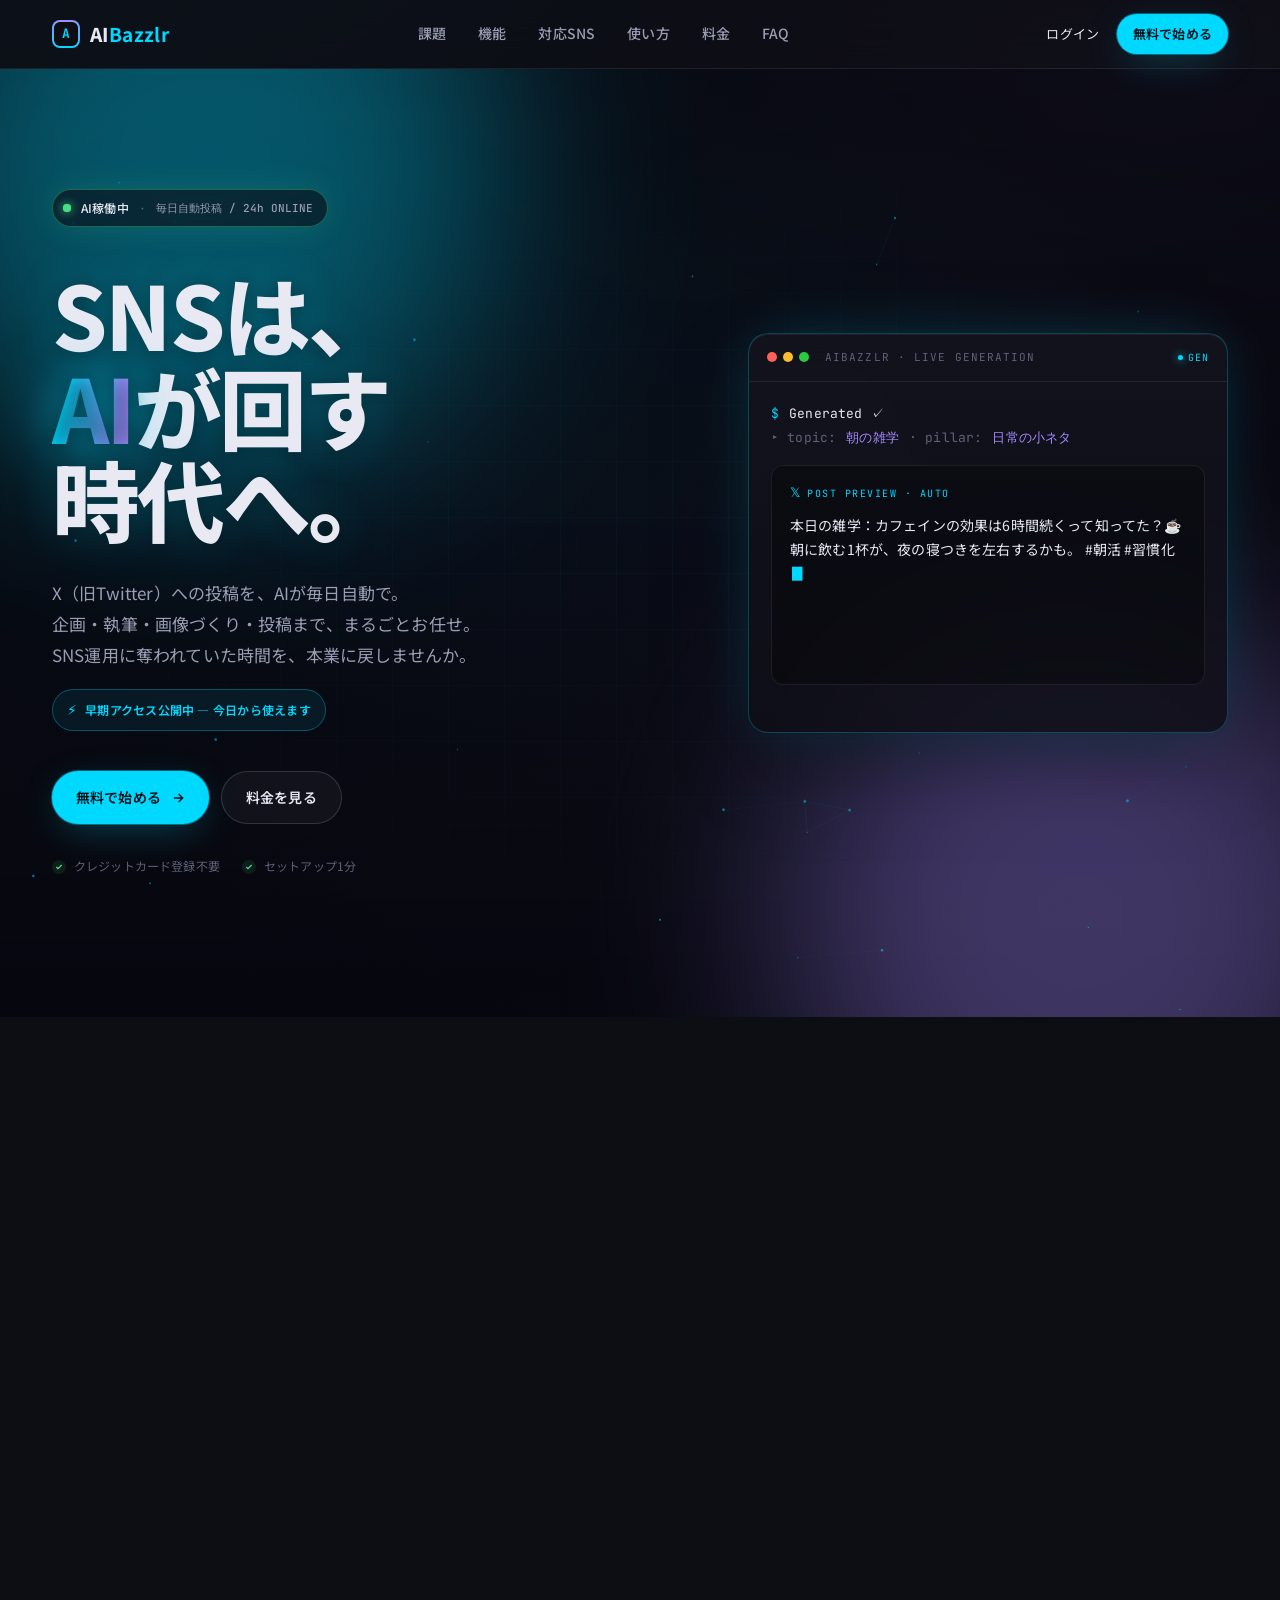
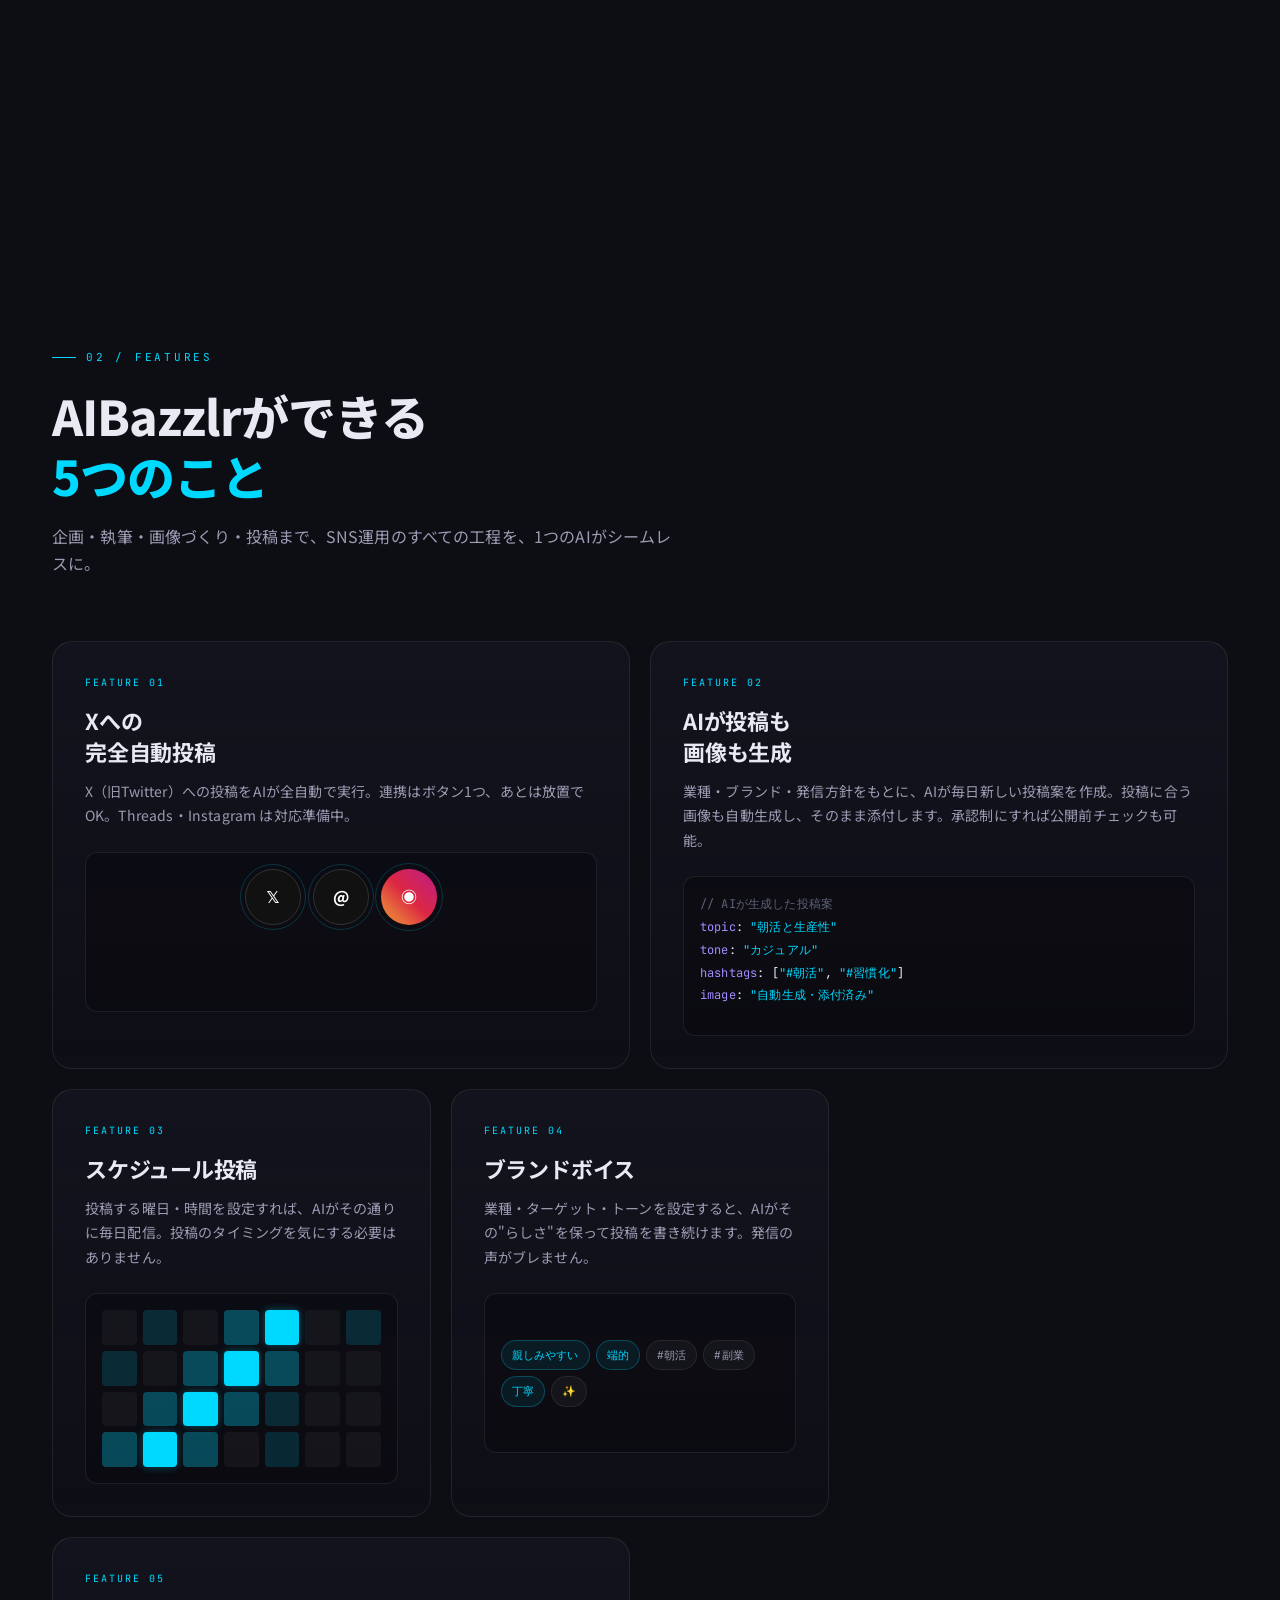
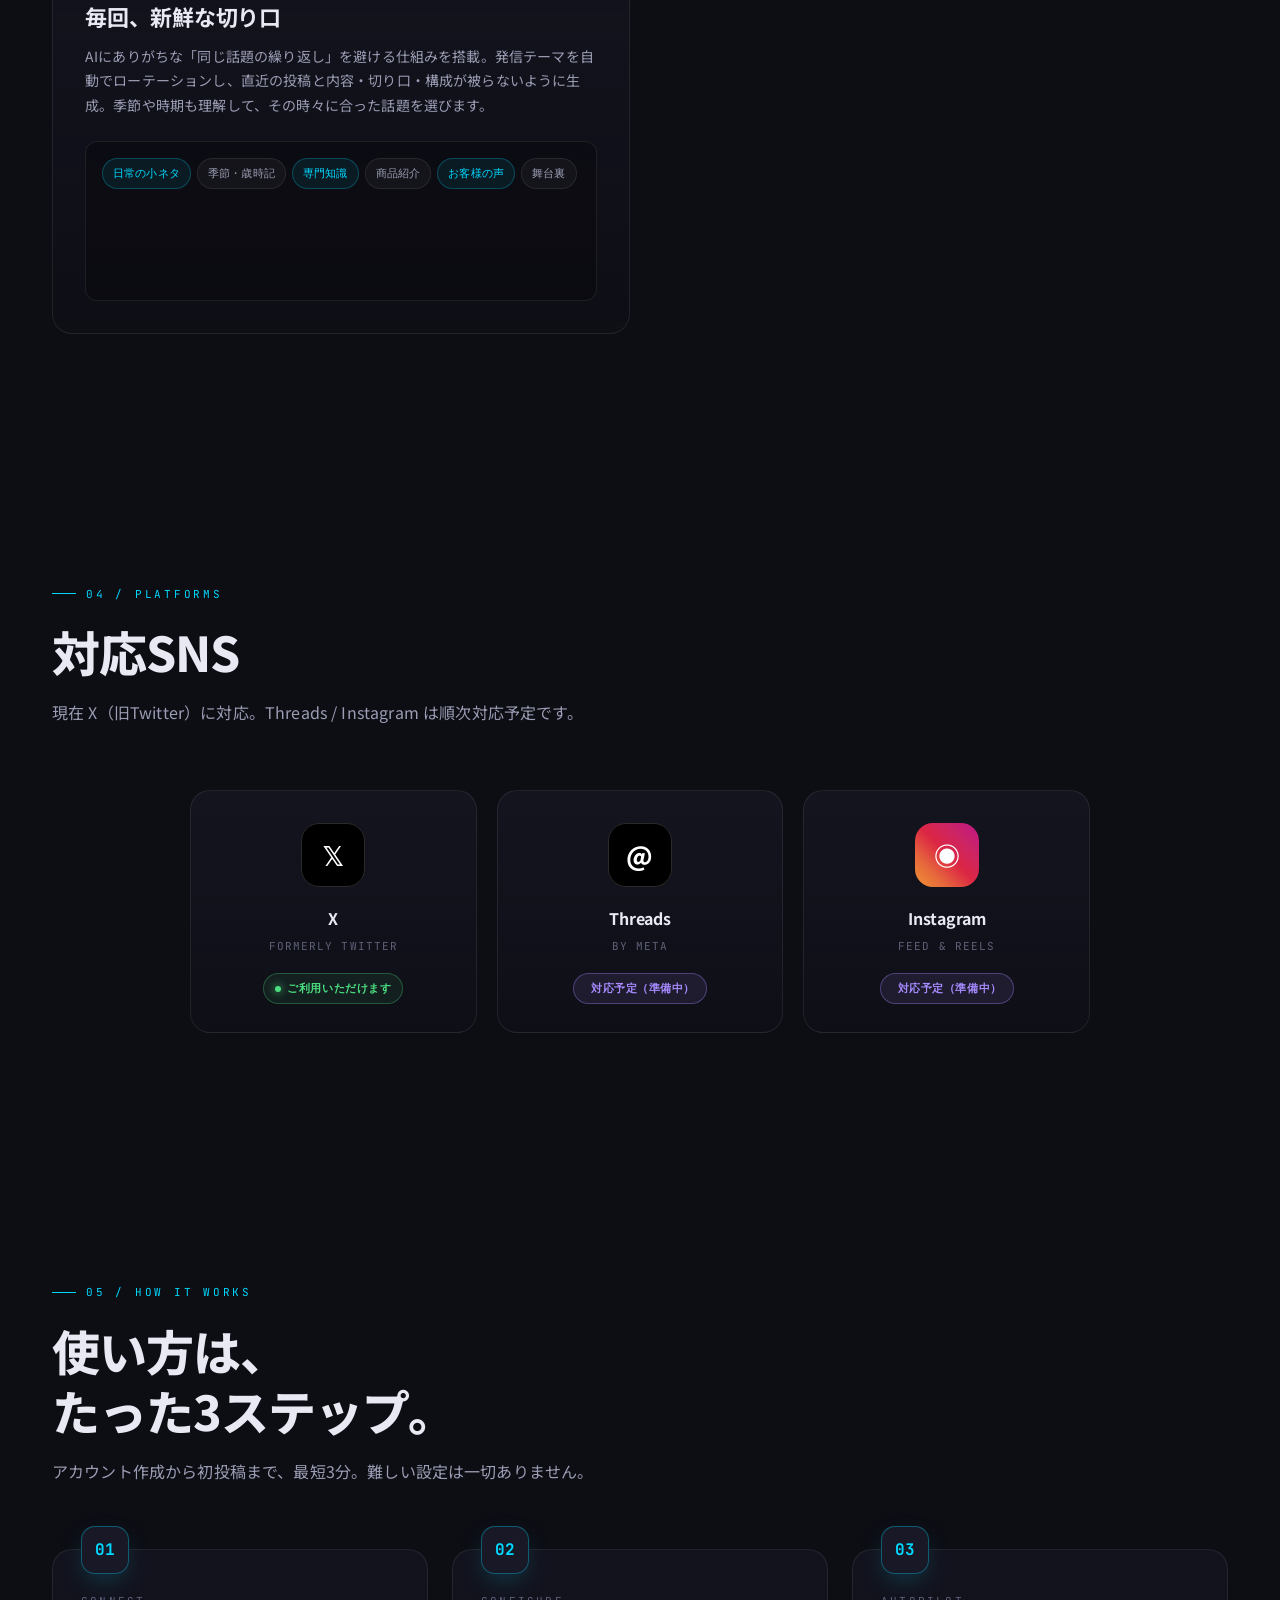
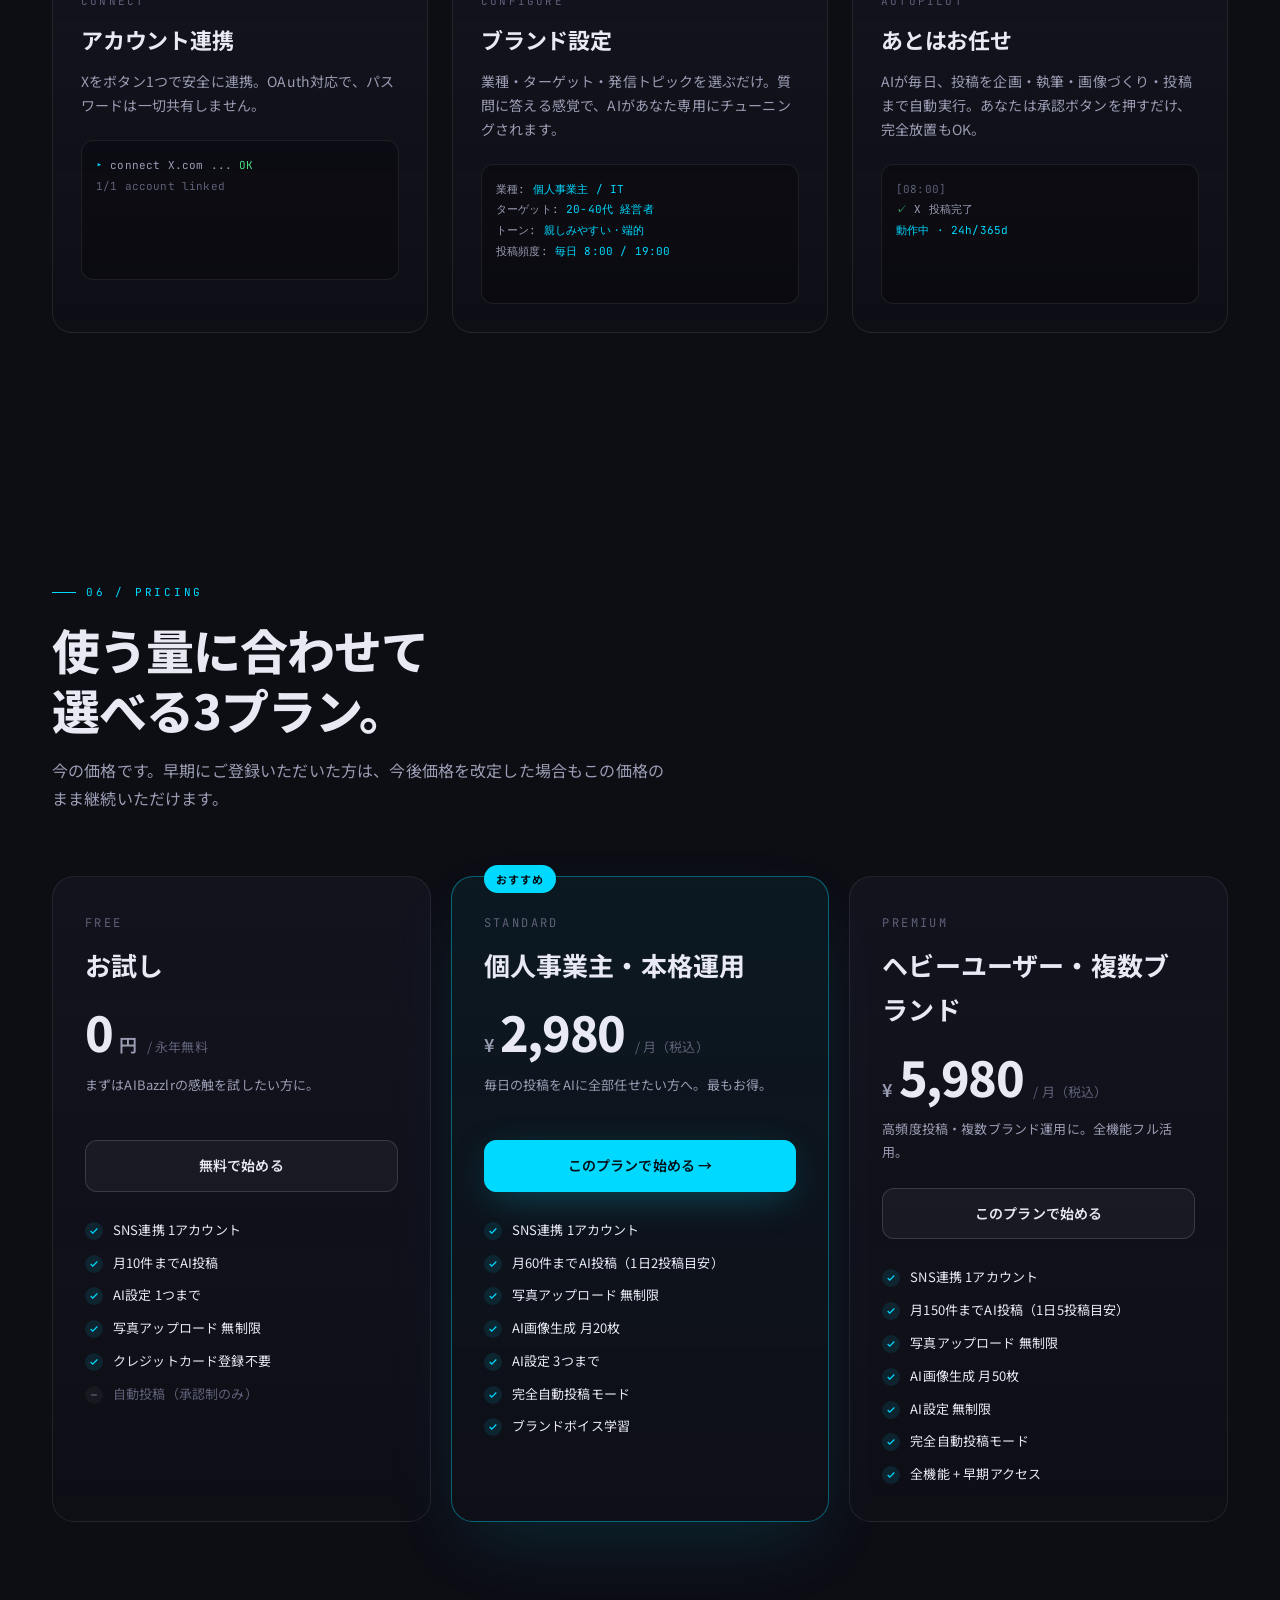
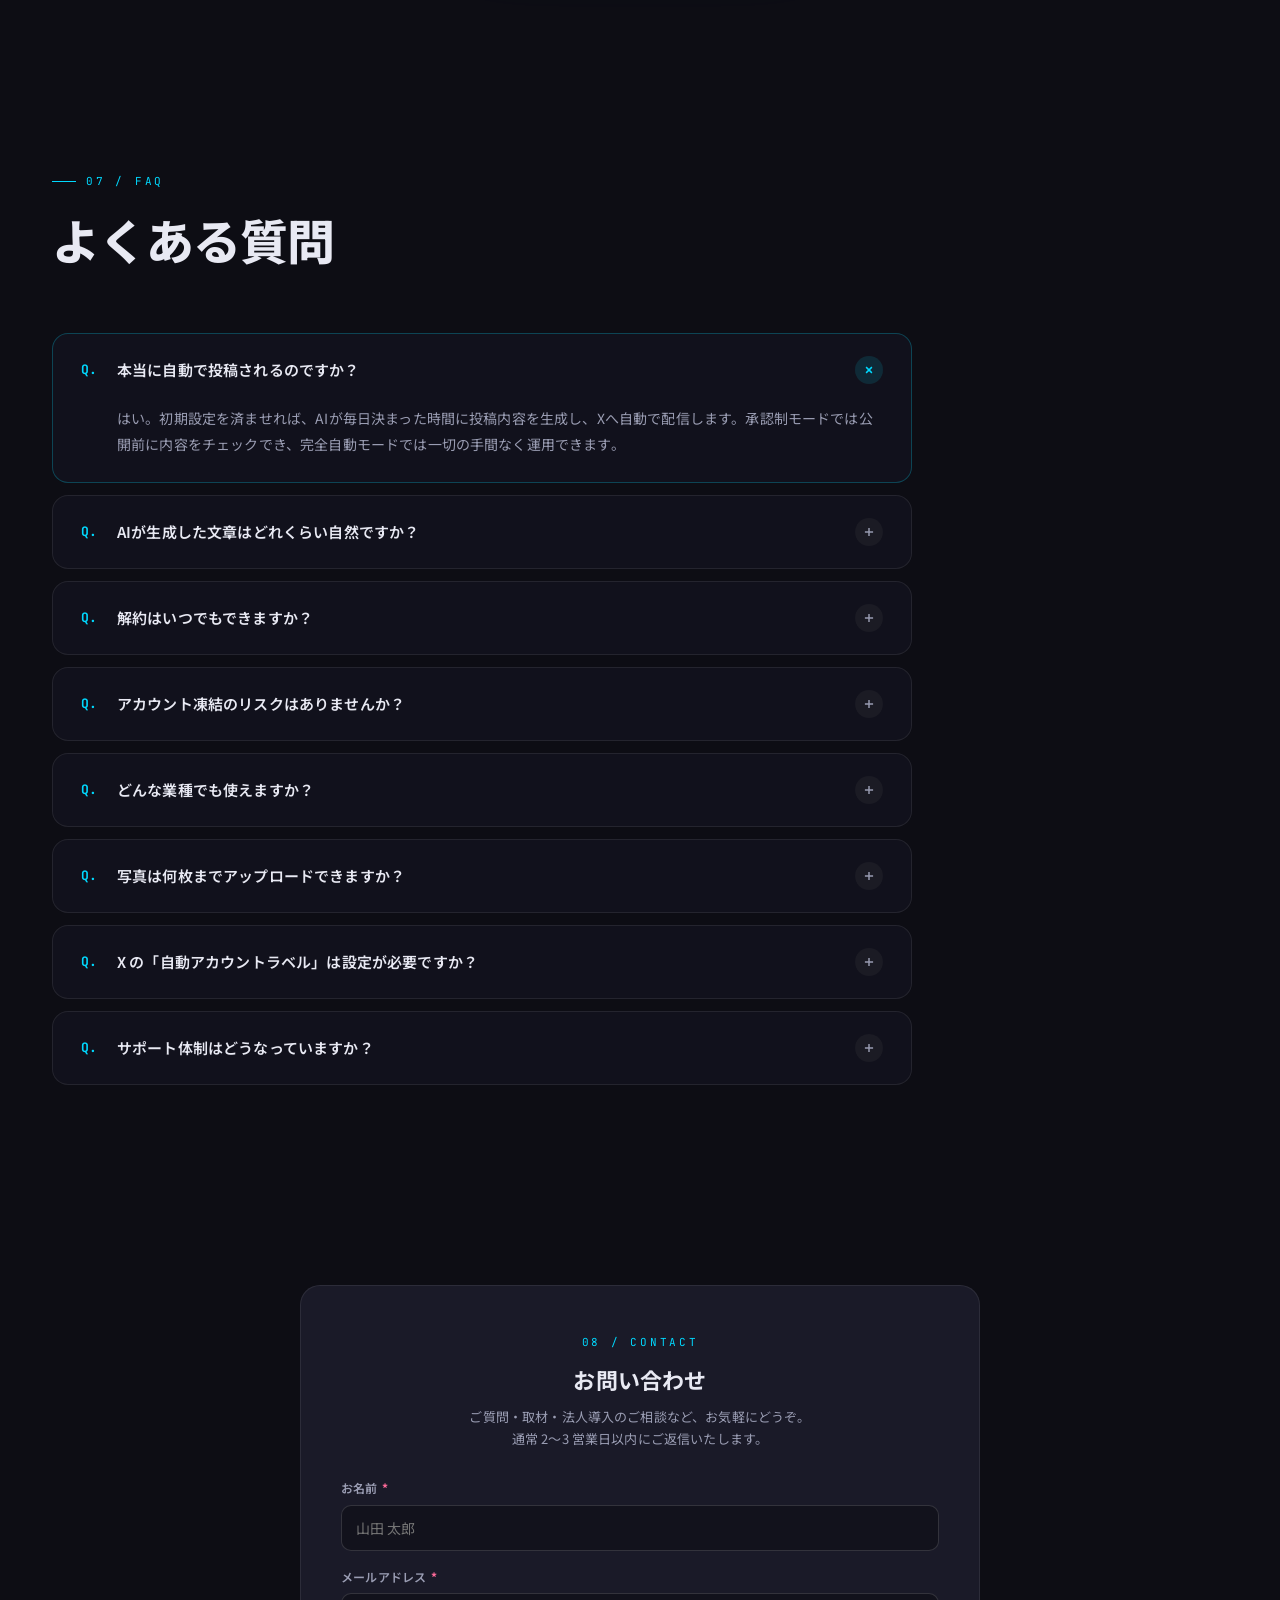
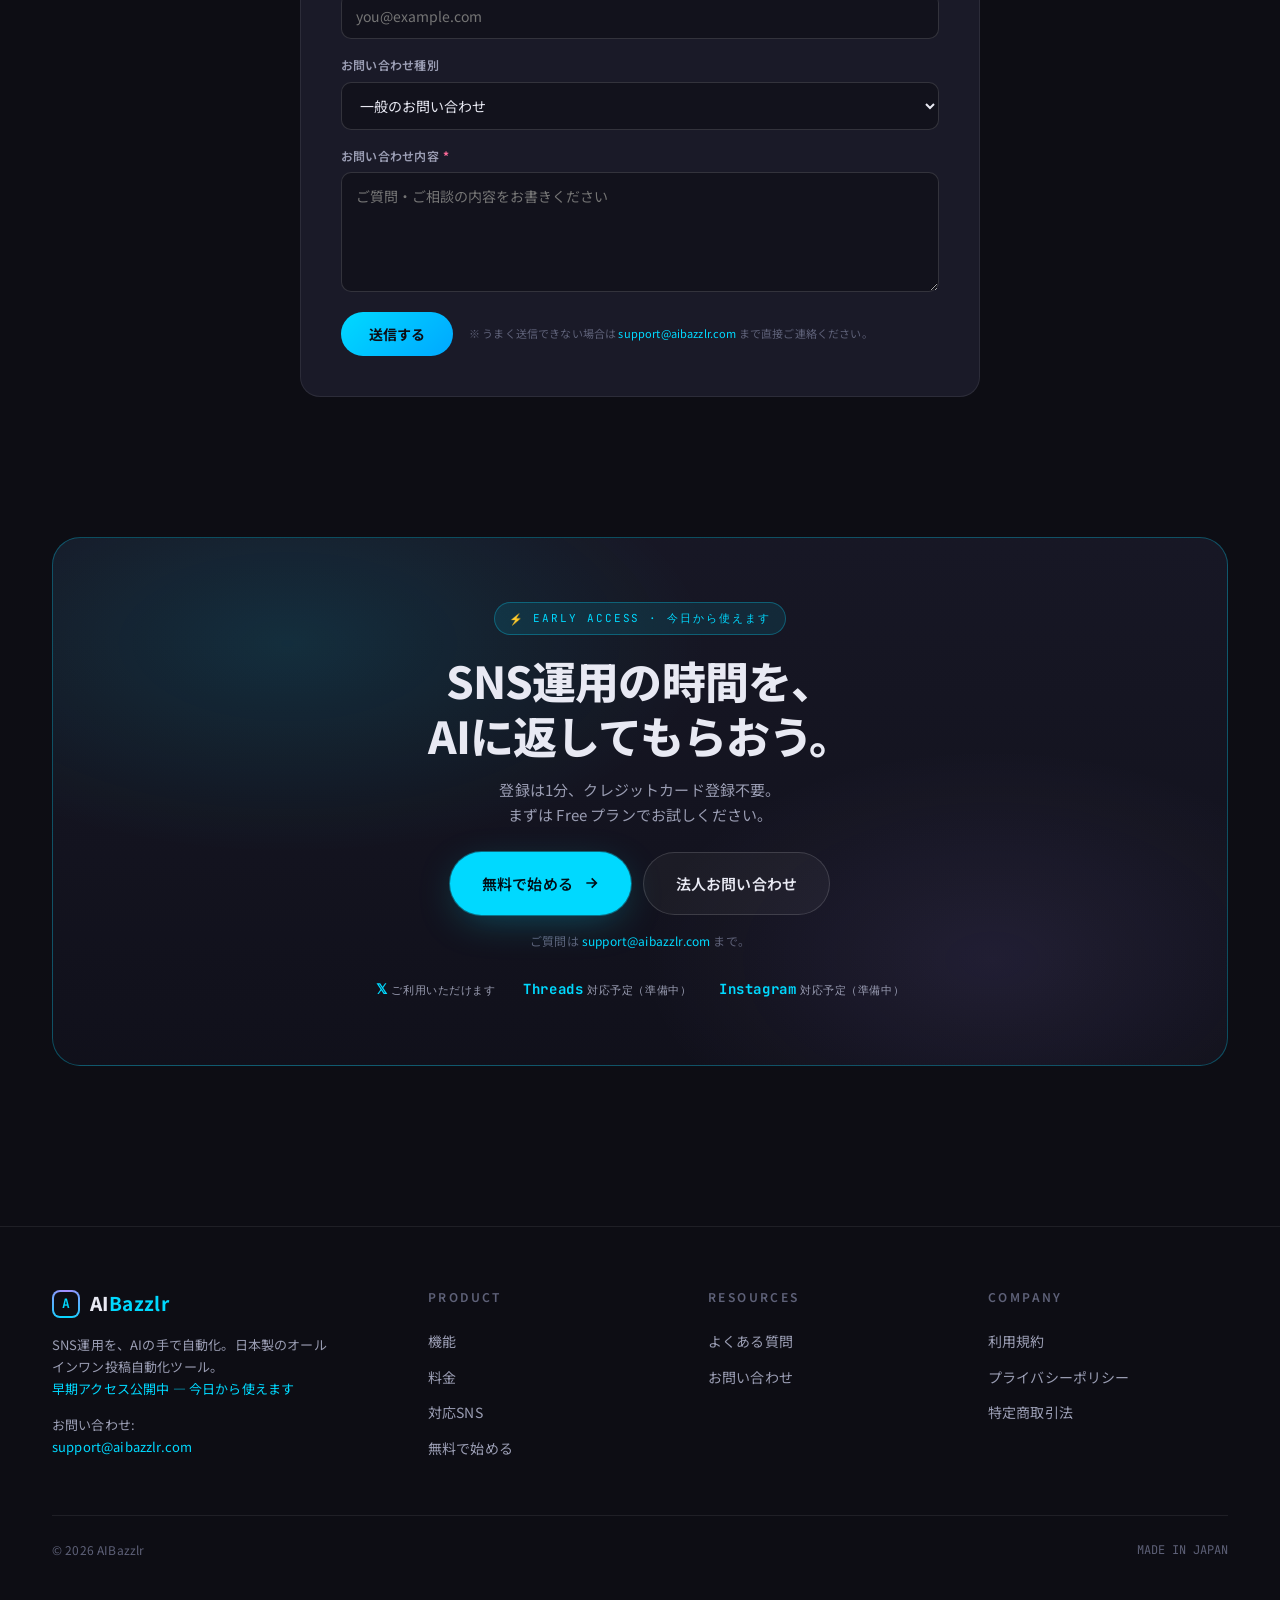
<file: index.html>
<!DOCTYPE html>
<html lang="ja">
<head>
<meta charset="UTF-8">
<meta name="viewport" content="width=device-width, initial-scale=1.0">
<title>AIBazzlr — SNSは、AIが回す時代へ。</title>
<link rel="preconnect" href="https://fonts.googleapis.com">
<link rel="preconnect" href="https://fonts.gstatic.com" crossorigin>
<link href="https://fonts.googleapis.com/css2?family=Noto+Sans+JP:wght@300;400;500;600;700;800;900&family=JetBrains+Mono:wght@400;500;600&display=swap" rel="stylesheet">
<style>
  :root{
    --bg: #0d0d14;
    --bg-2: #12121c;
    --bg-3: #181826;
    --surface: #1a1a28;
    --border: rgba(255,255,255,0.08);
    --border-2: rgba(255,255,255,0.14);
    --text: #e8e9f3;
    --text-2: #9a9db3;
    --text-3: #5e6178;
    --cyan: #00d9ff;
    --cyan-2: #00a8ff;
    --cyan-dim: rgba(0,217,255,0.12);
    --cyan-glow: rgba(0,217,255,0.35);
    --accent-2: #a78bff;
    --accent-3: #ff6b9a;
    --success: #4ade80;
  }

  *{ box-sizing: border-box; margin:0; padding:0; }
  html, body{
    background: var(--bg);
    color: var(--text);
    font-family: "Noto Sans JP", system-ui, sans-serif;
    font-weight: 400;
    letter-spacing: 0.01em;
    line-height: 1.7;
    -webkit-font-smoothing: antialiased;
    overflow-x: hidden;
  }
  .mono{ font-family: "JetBrains Mono", ui-monospace, monospace; letter-spacing: 0; }
  a{ color: inherit; text-decoration: none; }
  button{ font-family: inherit; cursor: pointer; border: none; background: none; color: inherit; }

  /* ============ Global texture ============ */
  body::before{
    content:"";
    position: fixed; inset:0;
    background-image:
      radial-gradient(1200px 600px at 10% -10%, rgba(0,217,255,0.10), transparent 60%),
      radial-gradient(900px 500px at 90% 10%, rgba(167,139,255,0.08), transparent 60%),
      radial-gradient(800px 400px at 50% 110%, rgba(0,217,255,0.06), transparent 60%);
    pointer-events:none;
    z-index: 0;
  }
  body::after{
    content:"";
    position: fixed; inset: 0;
    background-image:
      linear-gradient(rgba(255,255,255,0.02) 1px, transparent 1px),
      linear-gradient(90deg, rgba(255,255,255,0.02) 1px, transparent 1px);
    background-size: 64px 64px;
    mask-image: radial-gradient(ellipse at 50% 30%, rgba(0,0,0,0.9), transparent 70%);
    -webkit-mask-image: radial-gradient(ellipse at 50% 30%, rgba(0,0,0,0.9), transparent 70%);
    pointer-events: none;
    z-index: 0;
  }

  main, nav, footer{ position: relative; z-index: 1; }

  .wrap{ max-width: 1240px; margin: 0 auto; padding: 0 32px; }

  /* ============ NAV ============ */
  nav{
    position: sticky; top: 0;
    backdrop-filter: blur(18px);
    -webkit-backdrop-filter: blur(18px);
    background: rgba(13,13,20,0.7);
    border-bottom: 1px solid var(--border);
    z-index: 50;
  }
  .nav-inner{
    display:flex; align-items:center; justify-content: space-between;
    height: 68px;
  }
  .logo{
    display:flex; align-items:center; gap: 10px;
    font-weight: 800;
    font-size: 19px;
    letter-spacing: 0.02em;
  }
  .logo-mark{
    width: 28px; height: 28px;
    position: relative;
    display: grid; place-items: center;
  }
  .logo-mark::before{
    content:""; position:absolute; inset:0;
    background: conic-gradient(from 180deg at 50% 50%, var(--cyan), var(--accent-2), var(--cyan));
    border-radius: 8px;
    filter: blur(0.5px);
  }
  .logo-mark::after{
    content:""; position:absolute; inset:2px;
    background: var(--bg);
    border-radius: 6px;
  }
  .logo-mark span{
    position: relative; z-index: 1;
    font-family: "JetBrains Mono", monospace;
    font-weight: 700;
    font-size: 13px;
    color: var(--cyan);
  }
  .logo b{ color: var(--cyan); }
  .nav-links{ display:flex; gap: 32px; align-items:center; }
  .nav-links a{
    color: var(--text-2);
    font-size: 14px;
    font-weight: 500;
    transition: color .2s;
  }
  .nav-links a:hover{ color: var(--text); }
  .nav-cta{ display:flex; gap: 10px; align-items:center; }
  .nav-login{
    color: var(--text-muted);
    font-size: 13px;
    text-decoration: none;
    transition: color .2s;
    padding: 9px 8px;
  }
  .nav-login:hover{ color: var(--text); }

  /* ============ Mobile hamburger ============ */
  .nav-hamburger{
    display: none;
    width: 40px; height: 40px;
    align-items: center; justify-content: center;
    background: transparent;
    border: 1px solid var(--border);
    border-radius: 8px;
    cursor: pointer;
    color: var(--text);
    transition: background .2s, border-color .2s;
  }
  .nav-hamburger:hover{ background: rgba(255,255,255,0.04); border-color: var(--text-muted); }
  .nav-hamburger:focus-visible{ outline: 2px solid var(--cyan); outline-offset: 2px; }
  .nav-hamburger .ham-bars{ display: block; }
  .nav-hamburger .ham-close{ display: none; }
  .nav-hamburger[aria-expanded="true"] .ham-bars{ display: none; }
  .nav-hamburger[aria-expanded="true"] .ham-close{ display: block; }

  .nav-mobile-panel{
    position: fixed;
    inset: 68px 0 auto 0;
    background: rgba(13,13,20,0.97);
    backdrop-filter: blur(18px);
    -webkit-backdrop-filter: blur(18px);
    border-bottom: 1px solid var(--border);
    z-index: 49;
    transform: translateY(-12px);
    opacity: 0;
    pointer-events: none;
    transition: transform .18s ease, opacity .18s ease;
    max-height: calc(100vh - 68px);
    overflow-y: auto;
  }
  .nav-mobile-panel.is-open{
    transform: translateY(0);
    opacity: 1;
    pointer-events: auto;
  }
  .nav-mobile-panel .nav-mobile-inner{
    padding: 18px 20px 24px;
    display: flex; flex-direction: column; gap: 4px;
  }
  .nav-mobile-panel a.mobile-link{
    color: var(--text-2);
    font-size: 15px;
    font-weight: 500;
    padding: 12px 6px;
    border-bottom: 1px solid rgba(255,255,255,0.04);
    text-decoration: none;
  }
  .nav-mobile-panel a.mobile-link:last-of-type{ border-bottom: none; }
  .nav-mobile-panel .mobile-divider{
    height: 1px;
    background: var(--border);
    margin: 12px 0 8px;
  }
  .nav-mobile-panel .mobile-actions{
    display: flex; flex-direction: column; gap: 10px;
    padding-top: 8px;
  }
  .nav-mobile-panel .mobile-actions a{ width: 100%; text-align: center; }
  .nav-mobile-backdrop{
    position: fixed;
    inset: 68px 0 0 0;
    background: rgba(0,0,0,0.45);
    z-index: 48;
    opacity: 0;
    pointer-events: none;
    transition: opacity .18s ease;
  }
  .nav-mobile-backdrop.is-open{
    opacity: 1;
    pointer-events: auto;
  }

  @media (max-width: 767px){
    .nav-links{ display: none; }
    .nav-cta{ display: none; }
    .nav-hamburger{ display: flex; }
  }

  /* ============ Beta badge & banner (Phase: closed beta) ============ */
  .beta-badge {
    display: inline-block;
    padding: 2px 10px;
    font-size: 11px;
    font-weight: 700;
    letter-spacing: 0.08em;
    background: linear-gradient(135deg, var(--cyan), var(--accent-2, #a78bff));
    color: #0d0d14;
    border-radius: 999px;
    vertical-align: middle;
    margin-left: 8px;
    text-transform: uppercase;
  }
  .beta-banner {
    display: inline-flex;
    align-items: center;
    gap: 8px;
    margin-top: 18px;
    padding: 8px 14px;
    border-radius: 999px;
    background: rgba(0,217,255,0.08);
    border: 1px solid rgba(0,217,255,0.3);
    color: var(--cyan);
    font-size: 12px;
    font-weight: 600;
    letter-spacing: 0.02em;
  }
  .beta-banner .ic{ font-size: 14px; }

  .pf-status.coming {
    background: rgba(167,139,255,0.10);
    border: 1px solid rgba(167,139,255,0.35);
    color: var(--accent-2, #a78bff);
  }
  .pf-status.coming .dot{
    background: var(--accent-2, #a78bff);
    box-shadow: 0 0 10px rgba(167,139,255,0.5);
  }
  .platform-card.future-eta { opacity: 0.85; }

  /* Waitlist section */
  .waitlist {
    padding: 100px 0;
    position: relative;
  }
  .waitlist-card {
    position: relative;
    padding: 64px 48px;
    border-radius: 28px;
    border: 1px solid rgba(0,217,255,0.3);
    background:
      radial-gradient(600px 300px at 20% 20%, rgba(0,217,255,0.12), transparent 70%),
      radial-gradient(500px 300px at 80% 80%, rgba(167,139,255,0.10), transparent 70%),
      linear-gradient(180deg, rgba(26,26,40,0.85), rgba(18,18,28,0.85));
    text-align: center;
    overflow: hidden;
  }
  .waitlist-card .wl-eyebrow {
    display: inline-flex; align-items: center; gap: 8px;
    padding: 6px 14px;
    border-radius: 999px;
    background: rgba(0,217,255,0.10);
    border: 1px solid rgba(0,217,255,0.3);
    color: var(--cyan);
    font-family: "JetBrains Mono", monospace;
    font-size: 11px;
    letter-spacing: 0.18em;
    text-transform: uppercase;
  }
  .waitlist-card h2 {
    margin-top: 18px;
    font-size: clamp(28px, 4vw, 44px);
    font-weight: 800;
    letter-spacing: -0.02em;
    line-height: 1.25;
  }
  .waitlist-card p.lead {
    margin: 14px auto 0;
    max-width: 560px;
    color: var(--text-2);
    font-size: 15px;
  }
  .waitlist-form {
    margin: 32px auto 0;
    max-width: 460px;
    display: flex;
    flex-wrap: wrap;
    gap: 10px;
  }
  .waitlist-form input[type="email"] {
    flex: 1 1 220px;
    min-width: 0;
    padding: 14px 18px;
    border-radius: 12px;
    border: 1px solid var(--border-2, rgba(255,255,255,0.14));
    background: rgba(13,13,20,0.8);
    color: var(--text);
    font-size: 14px;
    outline: none;
    transition: border-color .2s, box-shadow .2s;
  }
  .waitlist-form input[type="email"]:focus {
    border-color: var(--cyan);
    box-shadow: 0 0 0 3px rgba(0,217,255,0.15);
  }
  .waitlist-form button {
    padding: 14px 24px;
    border-radius: 12px;
    border: none;
    background: var(--cyan);
    color: #001018;
    font-size: 14px;
    font-weight: 700;
    cursor: pointer;
    transition: transform .15s, box-shadow .2s;
    box-shadow: 0 10px 40px -10px rgba(0,217,255,0.4);
  }
  .waitlist-form button:hover { transform: translateY(-1px); }
  .waitlist-card .wl-note {
    margin-top: 16px;
    font-size: 12px;
    color: var(--text-3, #5e6178);
  }
  .waitlist-card .wl-stats {
    margin-top: 26px;
    display: flex;
    flex-wrap: wrap;
    justify-content: center;
    gap: 18px 28px;
    font-family: "JetBrains Mono", monospace;
    font-size: 11px;
    color: var(--text-2);
    letter-spacing: 0.05em;
  }
  .waitlist-card .wl-stats b {
    color: var(--cyan);
    font-size: 14px;
    margin-right: 4px;
  }
  @media (max-width: 640px) {
    .waitlist-card { padding: 48px 24px; }
    .waitlist-form button { flex: 1 1 100%; }
  }

  /* ============ Buttons ============ */
  .btn{
    display:inline-flex; align-items:center; justify-content:center; gap: 10px;
    padding: 14px 24px;
    border-radius: 999px;
    font-size: 14px;
    font-weight: 600;
    transition: transform .15s ease, box-shadow .2s ease, background .2s;
    white-space: nowrap;
    cursor: pointer;
  }
  .btn-sm{ padding: 9px 16px; font-size: 13px; }
  .btn-primary{
    background: var(--cyan);
    color: #001018;
    box-shadow: 0 0 0 1px rgba(0,217,255,0.4), 0 10px 40px -10px var(--cyan-glow);
    position: relative;
    overflow: hidden;
  }
  .btn-primary::before{
    content: "";
    position: absolute;
    top: 0;
    left: -120%;
    width: 60%;
    height: 100%;
    background: linear-gradient(90deg, transparent, rgba(255,255,255,0.5), transparent);
    transform: skewX(-20deg);
    transition: left .6s ease;
  }
  .btn-primary:hover::before{ left: 150%; }
  .btn-primary:hover{
    transform: translateY(-1px);
    box-shadow: 0 0 0 1px rgba(0,217,255,0.8), 0 20px 60px -8px rgba(0,217,255,0.6), 0 0 40px rgba(0,217,255,0.4);
  }
  .btn-ghost{
    color: var(--text);
    background: rgba(255,255,255,0.04);
    border: 1px solid var(--border-2);
  }
  .btn-ghost:hover{
    background: rgba(255,255,255,0.08);
    border-color: rgba(0,217,255,0.35);
  }
  .btn .arrow{ transition: transform .2s; }
  .btn:hover .arrow{ transform: translateX(3px); }

  /* ============ HERO ============ */
  .hero{
    padding: 120px 0 140px;
    position: relative;
    isolation: isolate;
    overflow: hidden;
    min-height: 100vh;
    display: flex;
    align-items: center;
  }
  .hero-bg{
    position: absolute;
    inset: 0;
    z-index: -3;
    background-image: url('https://images.unsplash.com/photo-1518770660439-4636190af475?w=1920&q=90');
    background-size: cover;
    background-position: center;
    transform: scale(1.05);
    filter: saturate(1.1) contrast(1.05);
  }
  .hero-bg::after{
    content: "";
    position: absolute;
    inset: 0;
    background:
      linear-gradient(180deg, rgba(13,13,20,0.65) 0%, rgba(13,13,20,0.82) 50%, rgba(13,13,20,0.98) 100%),
      radial-gradient(ellipse at 30% 40%, rgba(0,217,255,0.18), transparent 60%),
      radial-gradient(ellipse at 70% 60%, rgba(167,139,255,0.14), transparent 60%);
  }
  .hero-grid-overlay{
    position: absolute;
    inset: 0;
    z-index: -2;
    background-image:
      linear-gradient(rgba(0,217,255,0.05) 1px, transparent 1px),
      linear-gradient(90deg, rgba(0,217,255,0.05) 1px, transparent 1px);
    background-size: 56px 56px;
    mask-image: radial-gradient(ellipse at 50% 50%, rgba(0,0,0,0.8), transparent 75%);
    -webkit-mask-image: radial-gradient(ellipse at 50% 50%, rgba(0,0,0,0.8), transparent 75%);
    animation: gridDrift 30s linear infinite;
  }
  @keyframes gridDrift {
    from { background-position: 0 0, 0 0; }
    to { background-position: 56px 56px, 56px 56px; }
  }
  .hero-beam{
    position: absolute;
    inset: 0;
    z-index: -1;
    pointer-events: none;
    overflow: hidden;
  }
  .hero-beam::before,
  .hero-beam::after{
    content: "";
    position: absolute;
    width: 600px; height: 600px;
    border-radius: 50%;
    filter: blur(100px);
    opacity: 0.35;
  }
  .hero-beam::before{
    background: var(--cyan);
    top: -200px; left: -100px;
    animation: beamFloat1 14s ease-in-out infinite;
  }
  .hero-beam::after{
    background: var(--accent-2);
    bottom: -200px; right: -100px;
    animation: beamFloat2 16s ease-in-out infinite;
  }
  @keyframes beamFloat1 {
    0%, 100% { transform: translate(0, 0); }
    50% { transform: translate(150px, 100px); }
  }
  @keyframes beamFloat2 {
    0%, 100% { transform: translate(0, 0); }
    50% { transform: translate(-150px, -80px); }
  }
  .hero-particles{
    position: absolute;
    inset: 0;
    z-index: -1;
    pointer-events: none;
  }
  .hero-mouse-glow{
    position: absolute;
    width: 600px; height: 600px;
    border-radius: 50%;
    background: radial-gradient(circle, rgba(0,217,255,0.12), transparent 60%);
    pointer-events: none;
    z-index: -1;
    transform: translate(-50%, -50%);
    transition: opacity .3s;
    opacity: 0;
  }
  .hero:hover .hero-mouse-glow{ opacity: 1; }

  .hero-grid{
    display: grid;
    grid-template-columns: 1.15fr 1fr;
    gap: 72px;
    align-items: center;
    width: 100%;
  }
  .live-status{
    display: inline-flex;
    align-items: center;
    gap: 10px;
    padding: 8px 14px 8px 10px;
    border-radius: 999px;
    background: rgba(13,13,20,0.6);
    border: 1px solid rgba(74,222,128,0.35);
    backdrop-filter: blur(10px);
    -webkit-backdrop-filter: blur(10px);
    font-size: 12px;
    font-weight: 500;
    color: var(--text);
    margin-bottom: 20px;
    box-shadow: 0 0 30px rgba(74,222,128,0.15);
  }
  .live-status .live-dot{
    width: 8px; height: 8px; border-radius: 50%;
    background: var(--success);
    box-shadow: 0 0 10px var(--success);
    position: relative;
  }
  .live-status .live-dot::after{
    content: "";
    position: absolute;
    inset: 0;
    border-radius: 50%;
    background: var(--success);
    animation: liveRipple 2s ease-out infinite;
  }
  @keyframes liveRipple {
    0% { transform: scale(1); opacity: 0.6; }
    100% { transform: scale(3.5); opacity: 0; }
  }
  .live-status .sep{ color: var(--text-3); }
  .live-status .mono{ color: var(--text-2); font-size: 11px; }

  .eyebrow{
    display:inline-flex; align-items:center; gap: 10px;
    padding: 7px 14px 7px 10px;
    border-radius: 999px;
    background: var(--cyan-dim);
    border: 1px solid rgba(0,217,255,0.25);
    color: var(--cyan);
    font-size: 12px;
    font-weight: 600;
    letter-spacing: 0.04em;
  }
  .eyebrow .dot{
    width: 6px; height: 6px; border-radius: 50%;
    background: var(--cyan);
    box-shadow: 0 0 10px var(--cyan);
    animation: pulse 1.8s ease-in-out infinite;
  }
  @keyframes pulse{ 0%,100%{opacity:1} 50%{opacity:.35} }

  h1.hero-title{
    margin-top: 20px;
    font-size: clamp(48px, 7vw, 88px);
    font-weight: 800;
    line-height: 1.05;
    letter-spacing: -0.03em;
    text-shadow: 0 0 40px rgba(0,217,255,0.25), 0 2px 20px rgba(0,0,0,0.5);
  }
  h1.hero-title .line{
    display: block;
    opacity: 0;
    transform: translateY(20px);
    animation: heroLineIn 1s cubic-bezier(0.2, 0.8, 0.2, 1) forwards;
  }
  h1.hero-title .line:nth-child(1){ animation-delay: 0.1s; }
  h1.hero-title .line:nth-child(2){ animation-delay: 0.25s; }
  h1.hero-title .line:nth-child(3){ animation-delay: 0.4s; }
  @keyframes heroLineIn {
    to { opacity: 1; transform: translateY(0); }
  }
  h1.hero-title .accent{
    background: linear-gradient(100deg, var(--cyan) 20%, var(--accent-2) 80%);
    -webkit-background-clip: text;
    background-clip: text;
    color: transparent;
    filter: drop-shadow(0 0 30px rgba(0,217,255,0.6));
  }
  h1.hero-title .under{
    position: relative;
    display: inline-block;
  }
  h1.hero-title .under::after{
    content:"";
    position:absolute; left: 0; right: 0; bottom: 6px;
    height: 10px;
    background: var(--cyan);
    opacity: 0.25;
    z-index: -1;
    border-radius: 2px;
  }
  .hero-sub{
    margin-top: 32px;
    max-width: 540px;
    color: var(--text-2);
    font-size: 17px;
    line-height: 1.85;
    opacity: 0;
    transform: translateY(15px);
    animation: heroSubIn 1s cubic-bezier(0.2, 0.8, 0.2, 1) 0.7s forwards;
  }
  @keyframes heroSubIn {
    to { opacity: 1; transform: translateY(0); }
  }
  .hero-ctas{
    margin-top: 40px;
    display:flex; flex-wrap: wrap; gap: 12px;
  }
  .hero-trust{
    margin-top: 32px;
    display:flex; flex-wrap: wrap; align-items: center; gap: 22px;
    color: var(--text-3);
    font-size: 12px;
  }
  .hero-trust .bullet{
    display: inline-flex; align-items: center; gap: 8px;
  }
  .hero-trust .check{
    width: 14px; height: 14px; border-radius: 50%;
    display:grid; place-items:center;
    background: rgba(74,222,128,0.1);
    color: var(--success);
  }

  /* ------ Hero typing demo ------ */
  .typing-demo{
    width: 100%;
    max-width: 480px;
    /* Reserve final height up-front so the loop never resizes the card */
    min-height: 400px;
    background: linear-gradient(180deg, rgba(20,20,30,0.85), rgba(14,14,22,0.85));
    border: 1px solid rgba(0,217,255,0.25);
    border-radius: 20px;
    backdrop-filter: blur(18px);
    -webkit-backdrop-filter: blur(18px);
    box-shadow:
      0 30px 80px -20px rgba(0,0,0,0.6),
      0 0 60px -20px rgba(0,217,255,0.4),
      inset 0 1px 0 rgba(255,255,255,0.06);
    overflow: hidden;
    opacity: 0;
    transform: translateY(30px);
    animation: demoIn 1s cubic-bezier(0.2, 0.8, 0.2, 1) 1s forwards;
  }
  @keyframes demoIn {
    to { opacity: 1; transform: translateY(0); }
  }
  .demo-head{
    display: flex;
    align-items: center;
    gap: 10px;
    padding: 14px 18px;
    border-bottom: 1px solid var(--border);
    font-family: "JetBrains Mono", monospace;
    font-size: 11px;
    color: var(--text-3);
    letter-spacing: 0.1em;
  }
  .demo-head .dots{ display: flex; gap: 6px; margin-right: 6px; }
  .demo-head .dots span{
    width: 10px; height: 10px; border-radius: 50%;
    background: rgba(255,255,255,0.12);
  }
  .demo-head .dots span:first-child{ background: #ff6058; }
  .demo-head .dots span:nth-child(2){ background: #ffbd2e; }
  .demo-head .dots span:nth-child(3){ background: #28ca42; }
  .demo-head .title{ flex: 1; text-transform: uppercase; }
  .demo-head .live-mini{
    display: inline-flex;
    align-items: center;
    gap: 5px;
    font-size: 10px;
    color: var(--cyan);
  }
  .demo-head .live-mini::before{
    content: "";
    width: 5px; height: 5px; border-radius: 50%;
    background: var(--cyan);
    box-shadow: 0 0 8px var(--cyan);
    animation: pulse 1.4s ease-in-out infinite;
  }
  .demo-body{
    padding: 20px 22px 22px;
    font-family: "JetBrains Mono", monospace;
    font-size: 13px;
    line-height: 1.9;
  }
  .demo-line{ display: flex; gap: 10px; }
  .demo-line .prompt{ color: var(--cyan); }
  .demo-line .dim{ color: var(--text-3); }
  .demo-line .acc{ color: var(--accent-2); }
  .demo-line .ok{ color: var(--success); }
  .demo-stage{
    margin-top: 14px;
    padding: 16px 18px;
    background: rgba(0,0,0,0.3);
    border: 1px solid var(--border);
    border-radius: 12px;
    /* Lock the stage to its final size so the typing animation never
       triggers a layout shift (was: min-height: 110px) */
    min-height: 220px;
    font-family: "Noto Sans JP", sans-serif;
    font-size: 14px;
    line-height: 1.7;
    color: var(--text);
    position: relative;
    display: flex;
    flex-direction: column;
  }
  .demo-stage .tag{
    display: inline-flex;
    align-items: center;
    gap: 6px;
    font-family: "JetBrains Mono", monospace;
    font-size: 10px;
    color: var(--cyan);
    letter-spacing: 0.15em;
    margin-bottom: 10px;
  }
  .demo-stage .tag::before{
    content: "𝕏";
    font-size: 13px;
  }
  .typed::after{
    content: "▊";
    color: var(--cyan);
    animation: caret 0.9s step-end infinite;
    margin-left: 2px;
  }
  @keyframes caret { 50% { opacity: 0; } }
  .demo-meta{
    display: flex;
    gap: 16px;
    margin-top: auto;             /* push to the bottom of .demo-stage */
    padding-top: 12px;
    border-top: 1px solid var(--border);
    font-family: "JetBrains Mono", monospace;
    font-size: 10px;
    color: var(--text-3);
    letter-spacing: 0.05em;
  }
  .demo-meta span b{ color: var(--cyan); font-weight: 600; margin-right: 3px; }

  /* Layout-shift-free reveal: keep the slot, just toggle visibility+opacity */
  #demoMetaLine,
  .demo-meta {
    visibility: hidden;
    opacity: 0;
    transition: opacity .4s;
  }
  #demoMetaLine.visible,
  .demo-meta.visible {
    visibility: visible;
    opacity: 1;
  }

  /* ------ Hero Visual: AI Dashboard mock ------ */
  .hero-visual{
    position: relative;
    height: 560px;
  }
  .orbit{
    position:absolute; inset: -40px;
    border-radius: 50%;
    border: 1px dashed rgba(0,217,255,0.12);
    animation: spin 40s linear infinite;
  }
  .orbit.o2{ inset: 40px; border-color: rgba(167,139,255,0.1); animation-duration: 60s; animation-direction: reverse; }
  @keyframes spin{ to{ transform: rotate(360deg); } }

  .ai-core{
    position: absolute;
    left: 50%; top: 50%;
    width: 140px; height: 140px;
    transform: translate(-50%, -50%);
    border-radius: 50%;
    display: grid; place-items: center;
    background: radial-gradient(circle at 30% 30%, rgba(0,217,255,0.25), rgba(13,13,20,0.9) 70%);
    border: 1px solid rgba(0,217,255,0.3);
    box-shadow: 0 0 60px rgba(0,217,255,0.2), inset 0 0 30px rgba(0,217,255,0.15);
    z-index: 3;
  }
  .ai-core-inner{
    width: 60px; height: 60px; border-radius: 50%;
    background: radial-gradient(circle, var(--cyan) 0%, transparent 70%);
    animation: coreBreathe 3s ease-in-out infinite;
  }
  @keyframes coreBreathe{ 0%,100%{ transform: scale(1); opacity: .9 } 50%{ transform: scale(1.15); opacity: 1 } }
  .ai-core-label{
    position: absolute;
    bottom: -28px;
    font-family: "JetBrains Mono", monospace;
    font-size: 10px;
    color: var(--cyan);
    letter-spacing: 0.2em;
    white-space: nowrap;
  }

  /* floating post cards */
  .post-card{
    position: absolute;
    width: 240px;
    padding: 14px 16px;
    background: linear-gradient(180deg, rgba(26,26,40,0.92), rgba(18,18,28,0.92));
    border: 1px solid var(--border-2);
    border-radius: 16px;
    backdrop-filter: blur(14px);
    box-shadow: 0 20px 50px -20px rgba(0,0,0,0.6);
    z-index: 2;
  }
  .post-card .pc-head{
    display:flex; align-items:center; gap: 8px;
    margin-bottom: 8px;
  }
  .pc-icon{
    width: 22px; height: 22px; border-radius: 6px;
    display:grid; place-items:center;
    font-size: 11px; font-weight: 700;
    color: #fff;
  }
  .pc-icon.x{ background: #000; border: 1px solid #333; }
  .pc-icon.threads{ background: #000; border: 1px solid #333; }
  .pc-icon.ig{ background: linear-gradient(45deg,#f09433 0%,#e6683c 25%,#dc2743 50%,#cc2366 75%,#bc1888 100%); }
  .pc-name{ font-size: 12px; font-weight: 600; }
  .pc-badge{
    margin-left: auto;
    font-family: "JetBrains Mono", monospace;
    font-size: 9px;
    color: var(--cyan);
    padding: 2px 6px;
    background: var(--cyan-dim);
    border-radius: 4px;
    letter-spacing: 0.1em;
  }
  .pc-body{
    font-size: 12px;
    color: var(--text);
    line-height: 1.6;
  }
  .pc-meta{
    margin-top: 10px;
    display:flex; gap: 14px;
    font-size: 10px;
    color: var(--text-3);
    font-family: "JetBrains Mono", monospace;
  }
  .pc-meta span b{ color: var(--cyan); font-weight: 600; }

  .post-card.c1{ top: 20px; left: 0; animation: float 6s ease-in-out infinite; }
  .post-card.c2{ top: 200px; right: 0; animation: float 7s ease-in-out infinite 1s; }
  .post-card.c3{ bottom: 30px; left: 30px; animation: float 8s ease-in-out infinite 2s; }
  @keyframes float{
    0%,100%{ transform: translateY(0); }
    50%{ transform: translateY(-8px); }
  }

  /* connector lines */
  .connectors{
    position: absolute; inset: 0;
    z-index: 1;
    pointer-events: none;
  }
  .connectors path{
    stroke: rgba(0,217,255,0.4);
    stroke-width: 1;
    fill: none;
    stroke-dasharray: 3 4;
    animation: dash 2s linear infinite;
  }
  @keyframes dash{ to{ stroke-dashoffset: -14; } }

  /* ============ Section chrome ============ */
  section{ position: relative; padding: 120px 0; }
  .section-label{
    display:inline-flex; align-items:center; gap: 10px;
    font-family: "JetBrains Mono", monospace;
    font-size: 11px;
    color: var(--cyan);
    letter-spacing: 0.25em;
    text-transform: uppercase;
  }
  .section-label::before{
    content:""; width: 24px; height: 1px; background: var(--cyan);
  }
  .section-title{
    margin-top: 18px;
    font-size: clamp(32px, 4vw, 48px);
    font-weight: 800;
    letter-spacing: -0.02em;
    line-height: 1.25;
    max-width: 780px;
  }
  .section-lead{
    margin-top: 18px;
    color: var(--text-2);
    font-size: 16px;
    max-width: 620px;
  }
  .section-head{ margin-bottom: 64px; }

  /* ============ Pain ============ */
  .pain-grid{
    display: grid;
    grid-template-columns: repeat(4, 1fr);
    gap: 20px;
  }
  .pain-card{
    position: relative;
    padding: 28px 24px 28px;
    background: linear-gradient(180deg, rgba(26,26,40,0.6), rgba(18,18,28,0.4));
    border: 1px solid var(--border);
    border-radius: 18px;
    transition: border-color .25s, transform .25s;
    overflow: hidden;
  }
  .pain-card::before{
    content:""; position:absolute; top:0; left:0; right:0; height: 1px;
    background: linear-gradient(90deg, transparent, rgba(0,217,255,0.4), transparent);
    opacity: 0; transition: opacity .3s;
  }
  .pain-card:hover{
    border-color: rgba(0,217,255,0.25);
    transform: translateY(-3px);
  }
  .pain-card:hover::before{ opacity: 1; }
  .pain-num{
    font-family: "JetBrains Mono", monospace;
    font-size: 11px;
    color: var(--text-3);
    margin-bottom: 18px;
  }
  .pain-q{
    font-size: 16px;
    font-weight: 700;
    line-height: 1.5;
    margin-bottom: 10px;
  }
  .pain-desc{
    color: var(--text-2);
    font-size: 13px;
    line-height: 1.75;
  }
  .pain-icon{
    width: 44px; height: 44px;
    border-radius: 12px;
    display: grid; place-items: center;
    margin-bottom: 20px;
    background: rgba(255,255,255,0.03);
    border: 1px solid var(--border);
    color: var(--cyan);
  }

  /* ============ Features ============ */
  .features-grid{
    display: grid;
    grid-template-columns: repeat(6, 1fr);
    gap: 20px;
  }
  .feat{
    padding: 32px;
    background: linear-gradient(180deg, rgba(26,26,40,0.5), rgba(18,18,28,0.3));
    border: 1px solid var(--border);
    border-radius: 20px;
    position: relative;
    overflow: hidden;
    transition: border-color .3s;
  }
  .feat:hover{ border-color: rgba(0,217,255,0.2); }
  .feat.large{ grid-column: span 3; }
  .feat.med{ grid-column: span 3; }
  .feat.small{ grid-column: span 2; }

  .feat-tag{
    font-family: "JetBrains Mono", monospace;
    font-size: 10px;
    color: var(--cyan);
    letter-spacing: 0.2em;
  }
  .feat h3{
    margin-top: 14px;
    font-size: 22px;
    font-weight: 700;
    letter-spacing: -0.01em;
    line-height: 1.4;
  }
  .feat p{
    margin-top: 12px;
    color: var(--text-2);
    font-size: 14px;
    line-height: 1.75;
  }
  .feat-visual{
    margin-top: 24px;
    position: relative;
    border-radius: 12px;
    background: rgba(0,0,0,0.25);
    border: 1px solid var(--border);
    padding: 16px;
    min-height: 160px;
  }

  /* feature specific visuals */
  .viz-schedule{
    display: grid;
    grid-template-columns: repeat(7, 1fr);
    gap: 6px;
  }
  .viz-schedule .cell{
    aspect-ratio: 1;
    border-radius: 4px;
    background: rgba(255,255,255,0.04);
  }
  .viz-schedule .cell.active{ background: var(--cyan); box-shadow: 0 0 8px var(--cyan-glow); }
  .viz-schedule .cell.soft{ background: rgba(0,217,255,0.3); }
  .viz-schedule .cell.softer{ background: rgba(0,217,255,0.15); }

  .viz-code{
    font-family: "JetBrains Mono", monospace;
    font-size: 12px;
    line-height: 1.9;
  }
  .viz-code .k{ color: var(--accent-2); }
  .viz-code .s{ color: var(--cyan); }
  .viz-code .c{ color: var(--text-3); }
  .viz-code .n{ color: var(--accent-3); }

  .viz-analytics{
    display:flex; align-items:flex-end; gap: 8px;
    height: 120px;
    padding: 0 4px;
  }
  .viz-analytics .bar{
    flex: 1;
    background: linear-gradient(180deg, var(--cyan), rgba(0,217,255,0.2));
    border-radius: 4px 4px 0 0;
    position: relative;
  }
  .viz-analytics .bar::after{
    content: attr(data-v);
    position: absolute; top: -18px; left: 50%;
    transform: translateX(-50%);
    font-family: "JetBrains Mono", monospace;
    font-size: 9px;
    color: var(--text-3);
  }

  .viz-chips{
    display:flex; flex-wrap: wrap; gap: 6px;
  }
  .chip{
    padding: 5px 10px;
    font-size: 11px;
    font-family: "JetBrains Mono", monospace;
    border-radius: 999px;
    background: rgba(0,217,255,0.08);
    border: 1px solid rgba(0,217,255,0.25);
    color: var(--cyan);
  }
  .chip.soft{
    background: rgba(255,255,255,0.04);
    border-color: var(--border);
    color: var(--text-2);
  }

  .viz-platforms{
    display:flex; gap: 12px; align-items:center; justify-content: center; height: 100%;
  }
  .platform-bubble{
    width: 56px; height: 56px; border-radius: 50%;
    display:grid; place-items:center;
    font-weight: 800;
    color: #fff;
    position: relative;
  }
  .platform-bubble::after{
    content:""; position: absolute; inset: -6px;
    border-radius: 50%;
    border: 1px solid rgba(0,217,255,0.2);
    animation: ring 3s ease-in-out infinite;
  }
  @keyframes ring{ 0%,100%{ transform: scale(1); opacity: .6 } 50%{ transform: scale(1.08); opacity: 1 } }
  .platform-bubble.x{ background:#111; border:1px solid #333; }
  .platform-bubble.th{ background:#111; border:1px solid #333; }
  .platform-bubble.ig{ background: linear-gradient(45deg,#f09433 0%,#e6683c 25%,#dc2743 50%,#cc2366 75%,#bc1888 100%); }

  /* ============ Steps ============ */
  .steps{
    display: grid;
    grid-template-columns: repeat(3, 1fr);
    gap: 24px;
    position: relative;
  }
  .step{
    padding: 36px 28px 28px;
    background: linear-gradient(180deg, rgba(26,26,40,0.5), rgba(18,18,28,0.3));
    border: 1px solid var(--border);
    border-radius: 20px;
    position: relative;
  }
  .step-num{
    position: absolute;
    top: -24px;
    left: 28px;
    width: 48px; height: 48px;
    border-radius: 14px;
    background: var(--bg-3);
    border: 1px solid rgba(0,217,255,0.35);
    display: grid; place-items: center;
    font-family: "JetBrains Mono", monospace;
    font-weight: 700;
    color: var(--cyan);
    font-size: 16px;
    box-shadow: 0 10px 30px -10px var(--cyan-glow);
  }
  .step-kw{
    margin-top: 6px;
    font-family: "JetBrains Mono", monospace;
    font-size: 11px;
    color: var(--text-3);
    letter-spacing: 0.2em;
  }
  .step h3{
    margin-top: 10px;
    font-size: 22px;
    font-weight: 700;
    letter-spacing: -0.01em;
  }
  .step p{
    margin-top: 12px;
    color: var(--text-2);
    font-size: 14px;
  }
  .step-mock{
    margin-top: 22px;
    min-height: 140px;
    background: rgba(0,0,0,0.25);
    border: 1px solid var(--border);
    border-radius: 12px;
    padding: 14px;
    font-family: "JetBrains Mono", monospace;
    font-size: 11px;
    color: var(--text-2);
    line-height: 1.9;
  }
  .step-mock .hl{ color: var(--cyan); }
  .step-mock .ok{ color: var(--success); }

  /* ============ Pricing ============ */
  .price-grid{
    display: grid;
    grid-template-columns: repeat(3, 1fr);
    gap: 20px;
    align-items: stretch;
  }
  .plan{
    padding: 36px 32px;
    background: linear-gradient(180deg, rgba(26,26,40,0.5), rgba(18,18,28,0.3));
    border: 1px solid var(--border);
    border-radius: 22px;
    position: relative;
    display:flex; flex-direction: column;
  }
  .plan.featured{
    border-color: rgba(0,217,255,0.4);
    background: linear-gradient(180deg, rgba(0,217,255,0.06), rgba(18,18,28,0.4));
    box-shadow: 0 30px 80px -20px rgba(0,217,255,0.15);
  }
  .plan.featured::before{
    content: "おすすめ";
    position: absolute;
    top: -12px; left: 32px;
    padding: 5px 12px;
    background: var(--cyan);
    color: #001018;
    font-size: 11px;
    font-weight: 700;
    border-radius: 999px;
    letter-spacing: 0.1em;
  }
  .plan-name{
    font-family: "JetBrains Mono", monospace;
    font-size: 12px;
    color: var(--text-3);
    letter-spacing: 0.2em;
  }
  .plan-h{
    margin-top: 10px;
    font-size: 26px;
    font-weight: 700;
  }
  .plan-price{
    margin-top: 20px;
    display:flex; align-items: baseline; gap: 6px;
  }
  .plan-price .amt{
    font-size: 48px;
    font-weight: 800;
    letter-spacing: -0.03em;
    line-height: 1;
  }
  .plan-price .currency{
    font-size: 18px;
    font-weight: 600;
    color: var(--text-2);
  }
  .plan-price .per{
    font-size: 13px;
    color: var(--text-3);
    margin-left: 4px;
  }
  .plan-desc{
    margin-top: 14px;
    color: var(--text-2);
    font-size: 13px;
    line-height: 1.75;
    min-height: 42px;
  }
  .plan-btn{
    margin-top: 24px;
    display: block;
    width: 100%;
    text-align: center;
    padding: 13px 20px;
    border-radius: 12px;
    border: 1px solid var(--border-2);
    background: rgba(255,255,255,0.04);
    color: var(--text);
    font-size: 14px;
    font-weight: 600;
    transition: all .2s;
  }
  .plan-btn:hover{ background: rgba(255,255,255,0.08); }
  .plan.featured .plan-btn{
    background: var(--cyan);
    color: #001018;
    border-color: var(--cyan);
    box-shadow: 0 10px 40px -10px var(--cyan-glow);
  }
  .plan.featured .plan-btn:hover{ box-shadow: 0 14px 50px -8px var(--cyan-glow); }

  .plan-features{
    margin-top: 28px;
    list-style: none;
    display:flex; flex-direction: column; gap: 12px;
    flex: 1;
  }
  .plan-features li{
    display:flex; gap: 10px;
    font-size: 13px;
    color: var(--text);
    line-height: 1.6;
  }
  .plan-features li .tick{
    flex-shrink: 0;
    width: 18px; height: 18px;
    border-radius: 50%;
    background: rgba(0,217,255,0.1);
    color: var(--cyan);
    display: grid; place-items: center;
    margin-top: 2px;
  }
  .plan-features li.mute{ color: var(--text-3); }
  .plan-features li.mute .tick{ background: rgba(255,255,255,0.04); color: var(--text-3); }

  /* ============ FAQ ============ */
  .faq{
    display: grid;
    grid-template-columns: 1fr;
    gap: 12px;
    max-width: 860px;
  }
  .faq-item{
    border: 1px solid var(--border);
    border-radius: 16px;
    background: rgba(26,26,40,0.4);
    overflow: hidden;
    transition: border-color .2s;
  }
  .faq-item[open]{ border-color: rgba(0,217,255,0.25); }
  .faq-item summary{
    list-style: none;
    padding: 22px 28px;
    display:flex; align-items:center; gap: 16px;
    cursor: pointer;
    font-weight: 600;
    font-size: 15px;
  }
  .faq-item summary::-webkit-details-marker{ display:none; }
  .faq-q-mark{
    font-family: "JetBrains Mono", monospace;
    color: var(--cyan);
    font-size: 13px;
    font-weight: 700;
    min-width: 20px;
  }
  .faq-toggle{
    margin-left:auto;
    width: 28px; height: 28px;
    border-radius: 50%;
    background: rgba(255,255,255,0.04);
    display:grid; place-items:center;
    transition: transform .25s, background .2s;
    color: var(--text-2);
  }
  .faq-item[open] .faq-toggle{
    transform: rotate(45deg);
    background: var(--cyan-dim);
    color: var(--cyan);
  }
  .faq-body{
    padding: 0 28px 24px 64px;
    color: var(--text-2);
    font-size: 14px;
    line-height: 1.85;
  }

  /* ============ Final CTA ============ */
  .final-cta{
    position: relative;
    padding: 96px 48px;
    border-radius: 32px;
    background:
      radial-gradient(600px 300px at 20% 20%, rgba(0,217,255,0.15), transparent 70%),
      radial-gradient(500px 300px at 80% 80%, rgba(167,139,255,0.12), transparent 70%),
      linear-gradient(180deg, rgba(26,26,40,0.8), rgba(18,18,28,0.8));
    border: 1px solid var(--border-2);
    overflow: hidden;
    text-align: center;
  }
  .final-cta::before{
    content:""; position:absolute; inset:0;
    background-image:
      linear-gradient(rgba(0,217,255,0.04) 1px, transparent 1px),
      linear-gradient(90deg, rgba(0,217,255,0.04) 1px, transparent 1px);
    background-size: 48px 48px;
    mask-image: radial-gradient(ellipse at center, rgba(0,0,0,0.8), transparent 70%);
    -webkit-mask-image: radial-gradient(ellipse at center, rgba(0,0,0,0.8), transparent 70%);
  }
  .final-cta > *{ position: relative; z-index: 1; }
  .final-cta h2{
    font-size: clamp(34px, 4.5vw, 56px);
    font-weight: 800;
    letter-spacing: -0.02em;
    line-height: 1.2;
  }
  .final-cta h2 .accent{
    color: var(--cyan);
  }
  .final-cta p{
    margin-top: 20px;
    color: var(--text-2);
    font-size: 16px;
    max-width: 560px;
    margin-left: auto; margin-right: auto;
  }
  .final-ctas{
    margin-top: 40px;
    display:flex; justify-content: center; flex-wrap: wrap; gap: 12px;
  }
  .final-note{
    margin-top: 22px;
    font-family: "JetBrains Mono", monospace;
    font-size: 11px;
    color: var(--text-3);
    letter-spacing: 0.1em;
  }

  /* ============ Footer ============ */
  footer{
    margin-top: 60px;
    padding: 60px 0 40px;
    border-top: 1px solid var(--border);
  }
  .foot-grid{
    display: grid;
    grid-template-columns: 1.4fr 1fr 1fr 1fr;
    gap: 40px;
  }
  .foot-col h4{
    font-size: 12px;
    text-transform: uppercase;
    letter-spacing: 0.2em;
    color: var(--text-3);
    margin-bottom: 16px;
    font-weight: 600;
  }
  .foot-col a{
    display:block;
    color: var(--text-2);
    font-size: 14px;
    padding: 6px 0;
    transition: color .2s;
  }
  .foot-col a:hover{ color: var(--cyan); }
  .foot-tag{
    color: var(--text-2);
    font-size: 13px;
    margin-top: 14px;
    max-width: 280px;
    line-height: 1.7;
  }
  .foot-bot{
    margin-top: 48px;
    padding-top: 24px;
    border-top: 1px solid var(--border);
    display:flex; justify-content: space-between;
    color: var(--text-3);
    font-size: 12px;
  }

  /* ============ Testimonials (導入事例) ============ */
  .cases-grid{
    display: grid;
    grid-template-columns: repeat(2, 1fr);
    gap: 20px;
  }
  .case-card{
    position: relative;
    padding: 32px 30px 28px;
    background: linear-gradient(180deg, rgba(26,26,40,0.6), rgba(18,18,28,0.4));
    border: 1px solid var(--border);
    border-radius: 20px;
    transition: border-color .25s, transform .25s;
    overflow: hidden;
  }
  .case-card:hover{ border-color: rgba(0,217,255,0.25); transform: translateY(-3px); }
  .case-card::before{
    content: "“";
    position: absolute;
    top: 10px; right: 24px;
    font-size: 100px;
    line-height: 1;
    font-family: Georgia, serif;
    color: rgba(0,217,255,0.08);
    pointer-events: none;
  }
  .case-head{
    display: flex;
    align-items: center;
    gap: 16px;
    margin-bottom: 20px;
  }
  .case-avatar{
    flex-shrink: 0;
    width: 56px; height: 56px;
    border-radius: 50%;
    overflow: hidden;
    border: 1px solid var(--border-2);
    background: var(--bg-3);
  }
  .case-avatar svg{ width: 100%; height: 100%; display: block; }
  .case-who .name{
    font-size: 14px;
    font-weight: 700;
    letter-spacing: -0.01em;
  }
  .case-who .meta{
    margin-top: 4px;
    font-size: 11px;
    color: var(--text-3);
    font-family: "JetBrains Mono", monospace;
    letter-spacing: 0.08em;
    display: flex; align-items: center; gap: 8px;
    flex-wrap: wrap;
  }
  .case-who .meta .sep{ color: rgba(255,255,255,0.15); }
  .case-quote{
    font-size: 17px;
    font-weight: 600;
    line-height: 1.65;
    letter-spacing: -0.01em;
    color: var(--text);
    margin-bottom: 18px;
  }
  .case-body{
    color: var(--text-2);
    font-size: 13px;
    line-height: 1.85;
    margin-bottom: 22px;
  }
  .case-stats{
    display: flex;
    gap: 0;
    border-top: 1px solid var(--border);
    padding-top: 20px;
  }
  .case-stat{
    flex: 1;
    padding-right: 16px;
  }
  .case-stat + .case-stat{
    padding-left: 16px;
    border-left: 1px solid var(--border);
  }
  .case-stat .label{
    font-size: 10px;
    color: var(--text-3);
    font-family: "JetBrains Mono", monospace;
    letter-spacing: 0.15em;
    text-transform: uppercase;
    margin-bottom: 6px;
  }
  .case-stat .value{
    display: flex; align-items: baseline; gap: 4px;
    font-size: 22px;
    font-weight: 800;
    letter-spacing: -0.02em;
    color: var(--cyan);
    line-height: 1;
  }
  .case-stat .value .unit{
    font-size: 12px;
    font-weight: 600;
    color: var(--text-2);
  }
  .case-stat .value .arrow{
    font-size: 14px;
    color: var(--success);
  }
  .case-stat.down .value{ color: var(--accent-3); }
  .case-stat.down .value .arrow{ color: var(--accent-3); transform: rotate(90deg); display:inline-block; }

  @media (max-width: 860px){
    .cases-grid{ grid-template-columns: 1fr; }
    .case-stats{ flex-wrap: wrap; }
  }

  /* ============ Platforms (対応SNS) ============ */
  .platforms-grid{
    display: grid;
    grid-template-columns: repeat(3, 1fr);
    gap: 20px;
    max-width: 900px;
    margin: 0 auto;
  }
  .platform-card{
    position: relative;
    padding: 32px 20px 28px;
    background: linear-gradient(180deg, rgba(26,26,40,0.6), rgba(18,18,28,0.4));
    border: 1px solid var(--border);
    border-radius: 20px;
    text-align: center;
    transition: transform .25s, border-color .25s;
    overflow: hidden;
  }
  .platform-card:hover{ transform: translateY(-4px); border-color: var(--border-2); }
  .platform-card .pf-icon{
    width: 64px; height: 64px;
    margin: 0 auto 18px;
    border-radius: 18px;
    display:grid; place-items:center;
    font-size: 26px; font-weight: 800;
    color: #fff;
    position: relative;
  }
  .pf-icon.pf-x{ background: #000; border: 1px solid #2a2a2a; }
  .pf-icon.pf-th{ background: #000; border: 1px solid #2a2a2a; }
  .pf-icon.pf-ig{ background: linear-gradient(45deg,#f09433 0%,#e6683c 25%,#dc2743 50%,#cc2366 75%,#bc1888 100%); }
  .pf-name{
    font-size: 16px;
    font-weight: 700;
    letter-spacing: -0.01em;
  }
  .pf-sub{
    margin-top: 4px;
    font-size: 11px;
    color: var(--text-3);
    font-family: "JetBrains Mono", monospace;
    letter-spacing: 0.1em;
  }
  .pf-status{
    margin-top: 18px;
    display:inline-flex; align-items:center; gap: 6px;
    padding: 5px 11px;
    border-radius: 999px;
    font-size: 11px;
    font-weight: 600;
    font-family: "JetBrains Mono", monospace;
    letter-spacing: 0.05em;
  }
  .pf-status.ready{
    background: rgba(74,222,128,0.08);
    border: 1px solid rgba(74,222,128,0.3);
    color: var(--success);
  }
  .pf-status.ready .dot{
    width: 6px; height: 6px; border-radius: 50%;
    background: var(--success);
    box-shadow: 0 0 8px var(--success);
  }
  .pf-status.dev{
    background: rgba(255,255,255,0.04);
    border: 1px solid var(--border-2);
    color: var(--text-3);
  }

  /* soon card variant (kept for future "近日対応" use) */
  .platform-card.soon{
    border-color: rgba(0,217,255,0.35);
    background:
      radial-gradient(300px 180px at 50% 0%, rgba(0,217,255,0.12), transparent 70%),
      linear-gradient(180deg, rgba(26,26,40,0.8), rgba(18,18,28,0.5));
    box-shadow: 0 20px 60px -20px rgba(0,217,255,0.25);
  }
  .platform-card.soon::before{
    content:"";
    position: absolute;
    inset: -1px;
    border-radius: 20px;
    padding: 1px;
    background: conic-gradient(from var(--angle,0deg), transparent 0deg, var(--cyan) 60deg, var(--accent-2) 120deg, transparent 180deg, transparent 360deg);
    -webkit-mask: linear-gradient(#000 0 0) content-box, linear-gradient(#000 0 0);
    -webkit-mask-composite: xor;
            mask-composite: exclude;
    animation: rotAngle 4s linear infinite;
    pointer-events: none;
  }
  @property --angle {
    syntax: '<angle>';
    inherits: false;
    initial-value: 0deg;
  }
  @keyframes rotAngle{ to{ --angle: 360deg; } }
  /* fallback shimmer when @property not supported */
  @keyframes shimmerSweep{
    0%{ transform: translateX(-120%) skewX(-20deg); }
    100%{ transform: translateX(220%) skewX(-20deg); }
  }
  .platform-card.soon .shimmer{
    position: absolute;
    top: 0; left: 0;
    width: 40%; height: 100%;
    background: linear-gradient(90deg, transparent, rgba(0,217,255,0.15), transparent);
    animation: shimmerSweep 3s ease-in-out infinite;
    pointer-events: none;
  }
  .pf-badge-soon{
    position: absolute;
    top: -10px; left: 50%;
    transform: translateX(-50%);
    padding: 5px 14px;
    font-size: 11px;
    font-weight: 700;
    letter-spacing: 0.1em;
    font-family: "JetBrains Mono", monospace;
    color: #001018;
    background: linear-gradient(90deg, var(--cyan), var(--accent-2));
    border-radius: 999px;
    box-shadow: 0 0 20px rgba(0,217,255,0.5);
    white-space: nowrap;
  }
  .pf-badge-soon::before{
    content: "✦";
    margin-right: 6px;
  }
  .platform-card.soon .pf-icon{
    box-shadow: 0 0 30px rgba(6,199,85,0.35);
  }
  .platform-card.soon .pf-status{
    background: rgba(0,217,255,0.1);
    border: 1px solid rgba(0,217,255,0.4);
    color: var(--cyan);
  }
  .platform-card.soon .pf-status .dot{
    width: 6px; height: 6px; border-radius: 50%;
    background: var(--cyan);
    box-shadow: 0 0 10px var(--cyan);
    animation: pulse 1.4s ease-in-out infinite;
  }

  @media (max-width: 960px){
    .platforms-grid{
      grid-template-columns: repeat(2, 1fr);
      max-width: 560px;
    }
  }
  @media (max-width: 480px){
    .platforms-grid{
      grid-template-columns: 1fr;
      max-width: 360px;
    }
  }

  /* ============ Responsive ============ */
  @media (max-width: 960px){
    .hero-grid{ grid-template-columns: 1fr; gap: 48px; }
    .hero-visual{ height: 420px; margin-top: 20px; }
    .typing-demo{ max-width: 100%; }
    .hero{ min-height: auto; padding: 100px 0 100px; }
    .pain-grid{ grid-template-columns: repeat(2, 1fr); }
    .features-grid{ grid-template-columns: 1fr; }
    .feat.large, .feat.med, .feat.small{ grid-column: span 1; }
    .steps, .price-grid{ grid-template-columns: 1fr; }
    .foot-grid{ grid-template-columns: 1fr 1fr; }
    .nav-links{ display: none; }
  }
  @media (max-width: 560px){
    .pain-grid{ grid-template-columns: 1fr; }
    .hero{ padding: 60px 0 80px; }
    section{ padding: 80px 0; }
    .final-cta{ padding: 60px 24px; }
  }

  /* reveal */
  .reveal{ opacity: 1; transform: none; transition: opacity .7s ease, transform .7s ease; }
  .reveal.pending{ opacity: 0; transform: translateY(24px); }
  .reveal.in{ opacity: 1; transform: none; }

  /* ============ Contact form (subdued — final-CTA below remains the
     visual anchor, this is a safety net for non-conversion questions) */
  #contact { padding: 80px 0 40px; }
  .contact-card {
    max-width: 680px;
    margin: 0 auto;
    padding: 40px;
    background: var(--surface);
    border: 1px solid var(--border);
    border-radius: 20px;
  }
  .contact-head { text-align: center; margin-bottom: 28px; }
  .contact-head .section-label { display: inline-block; margin-bottom: 12px; }
  .contact-head h2 {
    font-size: 22px;
    font-weight: 700;
    color: var(--text);
    line-height: 1.5;
    letter-spacing: 0.01em;
  }
  .contact-head p {
    margin-top: 10px;
    font-size: 13px;
    color: var(--text-2);
    line-height: 1.7;
  }
  .contact-form { display: grid; gap: 16px; }
  .contact-field { display: grid; gap: 6px; }
  .contact-field label {
    font-size: 12px;
    font-weight: 600;
    color: var(--text-2);
    letter-spacing: 0.02em;
  }
  .contact-field label .req {
    color: var(--accent-3);
    margin-left: 4px;
    font-weight: 700;
  }
  .contact-form input[type="text"],
  .contact-form input[type="email"],
  .contact-form select,
  .contact-form textarea {
    width: 100%;
    padding: 12px 14px;
    border-radius: 10px;
    border: 1px solid var(--border-2);
    background: var(--bg-2);
    color: var(--text);
    font-size: 14px;
    font-family: inherit;
    outline: none;
    transition: border-color .2s, box-shadow .2s;
  }
  .contact-form textarea {
    resize: vertical;
    min-height: 120px;
    line-height: 1.6;
  }
  .contact-form input:focus,
  .contact-form select:focus,
  .contact-form textarea:focus {
    border-color: var(--cyan);
    box-shadow: 0 0 0 3px rgba(0,217,255,0.15);
  }
  .contact-honeypot {
    /* Real users never see this; bots happily fill it. */
    position: absolute;
    left: -10000px;
    width: 1px;
    height: 1px;
    overflow: hidden;
    opacity: 0;
  }
  .contact-actions {
    display: flex;
    flex-wrap: wrap;
    align-items: center;
    gap: 16px;
    margin-top: 4px;
  }
  .contact-submit {
    padding: 12px 28px;
    border-radius: 999px;
    border: none;
    background: linear-gradient(135deg, var(--cyan), var(--cyan-2));
    color: #0d0d14;
    font-weight: 700;
    font-size: 14px;
    cursor: pointer;
    transition: transform .15s ease, box-shadow .2s;
    font-family: inherit;
  }
  .contact-submit:hover { transform: translateY(-1px); box-shadow: 0 8px 24px rgba(0,217,255,0.25); }
  .contact-submit:disabled { opacity: 0.5; cursor: not-allowed; transform: none; }
  .contact-note {
    font-size: 11px;
    color: var(--text-3);
    line-height: 1.6;
  }
  .contact-status {
    display: none;
    padding: 12px 14px;
    border-radius: 10px;
    font-size: 13px;
    line-height: 1.6;
  }
  .contact-status.is-visible { display: block; }
  .contact-status.is-ok {
    background: rgba(74,222,128,0.10);
    border: 1px solid rgba(74,222,128,0.30);
    color: var(--success);
  }
  .contact-status.is-err {
    background: rgba(255,107,154,0.10);
    border: 1px solid rgba(255,107,154,0.30);
    color: var(--accent-3);
  }
  .contact-status a { color: inherit; text-decoration: underline; }
  @media (max-width: 640px) {
    .contact-card { padding: 28px 20px; }
    .contact-submit { width: 100%; }
  }
</style>
</head>
<body>

<nav>
  <div class="wrap nav-inner">
    <div class="logo">
      <div class="logo-mark"><span>A</span></div>
      <div>AI<b>Bazzlr</b></div>
    </div>
    <div class="nav-links">
      <a href="#pain">課題</a>
      <a href="#features">機能</a>
      <a href="#platforms">対応SNS</a>
      <a href="#steps">使い方</a>
      <a href="#pricing">料金</a>
      <a href="#faq">FAQ</a>
    </div>
    <div class="nav-cta">
      <a href="https://app.aibazzlr.com/login" class="nav-login">ログイン</a>
      <a href="https://app.aibazzlr.com/signup" class="btn btn-primary btn-sm">無料で始める</a>
    </div>
    <button
      type="button"
      class="nav-hamburger"
      id="navHamburger"
      aria-controls="navMobilePanel"
      aria-expanded="false"
      aria-label="メニューを開く"
    >
      <svg class="ham-bars" width="20" height="20" viewBox="0 0 24 24" fill="none" stroke="currentColor" stroke-width="2.4" aria-hidden="true">
        <line x1="4" y1="7" x2="20" y2="7"/>
        <line x1="4" y1="12" x2="20" y2="12"/>
        <line x1="4" y1="17" x2="20" y2="17"/>
      </svg>
      <svg class="ham-close" width="20" height="20" viewBox="0 0 24 24" fill="none" stroke="currentColor" stroke-width="2.4" aria-hidden="true">
        <line x1="6" y1="6" x2="18" y2="18"/>
        <line x1="18" y1="6" x2="6" y2="18"/>
      </svg>
    </button>
  </div>
</nav>

<div class="nav-mobile-backdrop" id="navMobileBackdrop" aria-hidden="true"></div>
<div class="nav-mobile-panel" id="navMobilePanel" role="dialog" aria-label="メニュー" aria-hidden="true">
  <div class="wrap nav-mobile-inner">
    <a class="mobile-link" href="#pain">課題</a>
    <a class="mobile-link" href="#features">機能</a>
    <a class="mobile-link" href="#platforms">対応SNS</a>
    <a class="mobile-link" href="#steps">使い方</a>
    <a class="mobile-link" href="#pricing">料金</a>
    <a class="mobile-link" href="#faq">FAQ</a>
    <div class="mobile-divider"></div>
    <div class="mobile-actions">
      <a class="nav-login" style="text-align:center; padding:12px 8px;" href="https://app.aibazzlr.com/login">ログイン</a>
      <a class="btn btn-primary btn-sm" href="https://app.aibazzlr.com/signup">無料で始める</a>
    </div>
  </div>
</div>

<main>

<!-- =============== HERO =============== -->
<section class="hero">
  <div class="hero-bg"></div>
  <div class="hero-grid-overlay"></div>
  <div class="hero-beam"></div>
  <canvas class="hero-particles" id="heroParticles"></canvas>
  <div class="hero-mouse-glow" id="heroMouseGlow"></div>

  <div class="wrap hero-grid">
    <div>
      <div class="live-status">
        <span class="live-dot"></span>
        <span>AI稼働中</span>
        <span class="sep">·</span>
        <span class="mono">毎日自動投稿 / 24h ONLINE</span>
      </div>
      <h1 class="hero-title">
        <span class="line">SNSは、</span>
        <span class="line"><span class="accent">AI</span>が回す</span>
        <span class="line">時代へ。</span>
      </h1>
      <p class="hero-sub">
        X（旧Twitter）への投稿を、AIが毎日自動で。<br>
        企画・執筆・画像づくり・投稿まで、まるごとお任せ。<br>
        SNS運用に奪われていた時間を、本業に戻しませんか。
      </p>
      <div class="beta-banner">
        <span class="ic">⚡</span>
        <span>早期アクセス公開中 — 今日から使えます</span>
      </div>
      <div class="hero-ctas">
        <a href="https://app.aibazzlr.com/signup" class="btn btn-primary">
          無料で始める
          <svg class="arrow" width="14" height="14" viewBox="0 0 24 24" fill="none" stroke="currentColor" stroke-width="2.5"><path d="M5 12h14M13 5l7 7-7 7"/></svg>
        </a>
        <a href="#pricing" class="btn btn-ghost">
          料金を見る
        </a>
      </div>
      <div class="hero-trust">
        <span class="bullet"><span class="check"><svg width="8" height="8" viewBox="0 0 24 24" fill="none" stroke="currentColor" stroke-width="4"><polyline points="20 6 9 17 4 12"/></svg></span>クレジットカード登録不要</span>
        <span class="bullet"><span class="check"><svg width="8" height="8" viewBox="0 0 24 24" fill="none" stroke="currentColor" stroke-width="4"><polyline points="20 6 9 17 4 12"/></svg></span>セットアップ1分</span>
      </div>
    </div>

    <div style="display:flex; justify-content: flex-end;">
      <div class="typing-demo">
        <div class="demo-head">
          <div class="dots"><span></span><span></span><span></span></div>
          <div class="title">AIBazzlr · Live Generation</div>
          <div class="live-mini">GEN</div>
        </div>
        <div class="demo-body">
          <div class="demo-line"><span class="prompt">$</span><span id="demoStatus">Generating post...</span></div>
          <div class="demo-line" id="demoMetaLine">
            <span class="dim">▸ topic:</span><span class="acc">朝の雑学</span>
            <span class="dim">· pillar:</span><span class="acc">日常の小ネタ</span>
          </div>
          <div class="demo-stage">
            <div class="tag">POST PREVIEW · AUTO</div>
            <div class="typed" id="demoTyped"></div>
            <div class="demo-meta" id="demoMetaBottom">
              <span><b>08:00</b>配信予約</span>
              <span><b>𝕏</b>へ自動投稿</span>
              <span><b>🖼</b>画像つき</span>
            </div>
          </div>
        </div>
      </div>
    </div>
  </div>
</section>

<!-- =============== PAIN =============== -->
<section id="pain">
  <div class="wrap">
    <div class="section-head reveal">
      <span class="section-label">01 / PAIN</span>
      <h2 class="section-title">こんな悩み、<br>ありませんか？</h2>
      <p class="section-lead">SNSを"やらなきゃ"と思いながら、毎月どれだけ時間を奪われていますか。</p>
    </div>

    <div class="pain-grid">
      <div class="pain-card reveal">
        <div class="pain-icon">
          <svg width="20" height="20" viewBox="0 0 24 24" fill="none" stroke="currentColor" stroke-width="1.8"><circle cx="12" cy="12" r="9"/><path d="M12 7v5l3 3"/></svg>
        </div>
        <div class="pain-num mono">01</div>
        <div class="pain-q">投稿を書く時間がない</div>
        <div class="pain-desc">本業に追われていると、SNSまで手が回らない。でも止めたら数字が落ちる。</div>
      </div>
      <div class="pain-card reveal">
        <div class="pain-icon">
          <svg width="20" height="20" viewBox="0 0 24 24" fill="none" stroke="currentColor" stroke-width="1.8"><path d="M12 2l3 7h7l-6 4 3 7-7-4-7 4 3-7-6-4h7z"/></svg>
        </div>
        <div class="pain-num mono">02</div>
        <div class="pain-q">ネタがすぐ尽きる</div>
        <div class="pain-desc">毎日の発信を続けたいが、ネタ切れで同じ話題ばかりになってしまう。</div>
      </div>
      <div class="pain-card reveal">
        <div class="pain-icon">
          <svg width="20" height="20" viewBox="0 0 24 24" fill="none" stroke="currentColor" stroke-width="1.8"><path d="M12 5v6l3 3"/><circle cx="12" cy="12" r="9"/><path d="M3.5 9a9 9 0 0 1 17 0"/></svg>
        </div>
        <div class="pain-num mono">03</div>
        <div class="pain-q">続かない・止まってしまう</div>
        <div class="pain-desc">最初は頑張るけど、気づけば数週間放置。一度止まると、再開のハードルが上がる。</div>
      </div>
      <div class="pain-card reveal">
        <div class="pain-icon">
          <svg width="20" height="20" viewBox="0 0 24 24" fill="none" stroke="currentColor" stroke-width="1.8"><path d="M12 2l4 4-4 4-4-4z"/><path d="M4 14h16"/><path d="M6 18h12"/><path d="M9 22h6"/></svg>
        </div>
        <div class="pain-num mono">04</div>
        <div class="pain-q">戦略がないまま、手探りで投稿している</div>
        <div class="pain-desc">これで合っているのか分からない。とりあえず投稿しているだけになっている。</div>
      </div>
    </div>
  </div>
</section>

<!-- =============== FEATURES =============== -->
<section id="features">
  <div class="wrap">
    <div class="section-head reveal">
      <span class="section-label">02 / FEATURES</span>
      <h2 class="section-title">AIBazzlrができる<br><span style="color:var(--cyan)">5つのこと</span></h2>
      <p class="section-lead">企画・執筆・画像づくり・投稿まで、SNS運用のすべての工程を、1つのAIがシームレスに。</p>
    </div>

    <div class="features-grid">

      <div class="feat large reveal">
        <div class="feat-tag mono">FEATURE 01</div>
        <h3>Xへの<br>完全自動投稿</h3>
        <p>X（旧Twitter）への投稿をAIが全自動で実行。連携はボタン1つ、あとは放置でOK。Threads・Instagram は対応準備中。</p>
        <div class="feat-visual">
          <div class="viz-platforms">
            <div class="platform-bubble x">𝕏</div>
            <div class="platform-bubble th">@</div>
            <div class="platform-bubble ig">◉</div>
          </div>
        </div>
      </div>

      <div class="feat med reveal">
        <div class="feat-tag mono">FEATURE 02</div>
        <h3>AIが投稿も<br>画像も生成</h3>
        <p>業種・ブランド・発信方針をもとに、AIが毎日新しい投稿案を作成。投稿に合う画像も自動生成し、そのまま添付します。承認制にすれば公開前チェックも可能。</p>
        <div class="feat-visual">
          <div class="viz-code">
            <div><span class="c">// AIが生成した投稿案</span></div>
            <div><span class="k">topic</span>: <span class="s">"朝活と生産性"</span></div>
            <div><span class="k">tone</span>: <span class="s">"カジュアル"</span></div>
            <div><span class="k">hashtags</span>: [<span class="s">"#朝活"</span>, <span class="s">"#習慣化"</span>]</div>
            <div><span class="k">image</span>: <span class="s">"自動生成・添付済み"</span></div>
          </div>
        </div>
      </div>

      <div class="feat small reveal">
        <div class="feat-tag mono">FEATURE 03</div>
        <h3>スケジュール投稿</h3>
        <p>投稿する曜日・時間を設定すれば、AIがその通りに毎日配信。投稿のタイミングを気にする必要はありません。</p>
        <div class="feat-visual">
          <div class="viz-schedule">
            <div class="cell"></div><div class="cell softer"></div><div class="cell"></div><div class="cell soft"></div><div class="cell active"></div><div class="cell"></div><div class="cell softer"></div>
            <div class="cell softer"></div><div class="cell"></div><div class="cell soft"></div><div class="cell active"></div><div class="cell soft"></div><div class="cell"></div><div class="cell"></div>
            <div class="cell"></div><div class="cell soft"></div><div class="cell active"></div><div class="cell soft"></div><div class="cell softer"></div><div class="cell"></div><div class="cell"></div>
            <div class="cell soft"></div><div class="cell active"></div><div class="cell soft"></div><div class="cell"></div><div class="cell softer"></div><div class="cell"></div><div class="cell"></div>
          </div>
        </div>
      </div>

      <div class="feat small reveal">
        <div class="feat-tag mono">FEATURE 04</div>
        <h3>ブランドボイス</h3>
        <p>業種・ターゲット・トーンを設定すると、AIがその"らしさ"を保って投稿を書き続けます。発信の声がブレません。</p>
        <div class="feat-visual" style="display:flex; align-items:center;">
          <div class="viz-chips">
            <div class="chip">親しみやすい</div>
            <div class="chip">端的</div>
            <div class="chip soft">#朝活</div>
            <div class="chip soft">#副業</div>
            <div class="chip">丁寧</div>
            <div class="chip soft">✨️</div>
          </div>
        </div>
      </div>

      <div class="feat med reveal">
        <div class="feat-tag mono">FEATURE 05</div>
        <h3>毎回、新鮮な切り口</h3>
        <p>AIにありがちな「同じ話題の繰り返し」を避ける仕組みを搭載。発信テーマを自動でローテーションし、直近の投稿と内容・切り口・構成が被らないように生成。季節や時期も理解して、その時々に合った話題を選びます。</p>
        <div class="feat-visual">
          <div class="viz-chips">
            <div class="chip">日常の小ネタ</div>
            <div class="chip soft">季節・歳時記</div>
            <div class="chip">専門知識</div>
            <div class="chip soft">商品紹介</div>
            <div class="chip">お客様の声</div>
            <div class="chip soft">舞台裏</div>
          </div>
        </div>
      </div>

    </div>
  </div>
</section>

<!-- 2026-05-22: 旧 03 / CASE STUDIES セクションを削除。実在の利用者の
     声が揃った段階で再掲する想定。nav リンクも外し済み。 -->

<!-- =============== PLATFORMS (対応SNS) =============== -->
<section id="platforms">
  <div class="wrap">
    <div class="section-head reveal">
      <span class="section-label">04 / PLATFORMS</span>
      <h2 class="section-title">対応SNS</h2>
      <p class="section-lead">現在 X（旧Twitter）に対応。Threads / Instagram は順次対応予定です。</p>
    </div>

    <div class="platforms-grid">
      <div class="platform-card reveal">
        <div class="pf-icon pf-x">𝕏</div>
        <div class="pf-name">X</div>
        <div class="pf-sub mono">FORMERLY TWITTER</div>
        <div class="pf-status ready"><span class="dot"></span>ご利用いただけます</div>
      </div>

      <div class="platform-card future-eta reveal">
        <div class="pf-icon pf-th">@</div>
        <div class="pf-name">Threads</div>
        <div class="pf-sub mono">BY META</div>
        <div class="pf-status coming"><span class="dot"></span>対応予定（準備中）</div>
      </div>

      <div class="platform-card future-eta reveal">
        <div class="pf-icon pf-ig">◉</div>
        <div class="pf-name">Instagram</div>
        <div class="pf-sub mono">FEED &amp; REELS</div>
        <div class="pf-status coming"><span class="dot"></span>対応予定（準備中）</div>
      </div>

    </div>
  </div>
</section>

<!-- =============== STEPS =============== -->
<section id="steps">
  <div class="wrap">
    <div class="section-head reveal">
      <span class="section-label">05 / HOW IT WORKS</span>
      <h2 class="section-title">使い方は、<br>たった3ステップ。</h2>
      <p class="section-lead">アカウント作成から初投稿まで、最短3分。難しい設定は一切ありません。</p>
    </div>

    <div class="steps">
      <div class="step reveal">
        <div class="step-num mono">01</div>
        <div class="step-kw mono">CONNECT</div>
        <h3>アカウント連携</h3>
        <p>Xをボタン1つで安全に連携。OAuth対応で、パスワードは一切共有しません。</p>
        <div class="step-mock">
          <div><span class="hl">▸</span> connect X.com ... <span class="ok">OK</span></div>
          <div style="color:var(--text-3)">1/1 account linked</div>
        </div>
      </div>

      <div class="step reveal">
        <div class="step-num mono">02</div>
        <div class="step-kw mono">CONFIGURE</div>
        <h3>ブランド設定</h3>
        <p>業種・ターゲット・発信トピックを選ぶだけ。質問に答える感覚で、AIがあなた専用にチューニングされます。</p>
        <div class="step-mock">
          <div>業種: <span class="hl">個人事業主 / IT</span></div>
          <div>ターゲット: <span class="hl">20-40代 経営者</span></div>
          <div>トーン: <span class="hl">親しみやすい・端的</span></div>
          <div>投稿頻度: <span class="hl">毎日 8:00 / 19:00</span></div>
        </div>
      </div>

      <div class="step reveal">
        <div class="step-num mono">03</div>
        <div class="step-kw mono">AUTOPILOT</div>
        <h3>あとはお任せ</h3>
        <p>AIが毎日、投稿を企画・執筆・画像づくり・投稿まで自動実行。あなたは承認ボタンを押すだけ、完全放置もOK。</p>
        <div class="step-mock">
          <div style="color:var(--text-3)">[08:00]</div>
          <div><span class="ok">✓</span> X 投稿完了</div>
          <div style="color:var(--cyan)">動作中 · 24h/365d</div>
        </div>
      </div>
    </div>
  </div>
</section>

<!-- =============== PRICING =============== -->
<section id="pricing">
  <div class="wrap">
    <div class="section-head reveal">
      <span class="section-label">06 / PRICING</span>
      <h2 class="section-title">使う量に合わせて<br>選べる3プラン。</h2>
      <p class="section-lead">今の価格です。早期にご登録いただいた方は、今後価格を改定した場合もこの価格のまま継続いただけます。</p>
    </div>

    <div class="price-grid">

      <div class="plan reveal">
        <div class="plan-name mono">FREE</div>
        <div class="plan-h">お試し</div>
        <div class="plan-price">
          <span class="amt">0</span>
          <span class="currency">円</span>
          <span class="per">/ 永年無料</span>
        </div>
        <div class="plan-desc">まずはAIBazzlrの感触を試したい方に。</div>
        <a href="https://app.aibazzlr.com/signup" class="plan-btn">無料で始める</a>
        <ul class="plan-features">
          <li><span class="tick"><svg width="10" height="10" viewBox="0 0 24 24" fill="none" stroke="currentColor" stroke-width="3"><polyline points="20 6 9 17 4 12"/></svg></span>SNS連携 1アカウント</li>
          <li><span class="tick"><svg width="10" height="10" viewBox="0 0 24 24" fill="none" stroke="currentColor" stroke-width="3"><polyline points="20 6 9 17 4 12"/></svg></span>月10件までAI投稿</li>
          <li><span class="tick"><svg width="10" height="10" viewBox="0 0 24 24" fill="none" stroke="currentColor" stroke-width="3"><polyline points="20 6 9 17 4 12"/></svg></span>AI設定 1つまで</li>
          <li><span class="tick"><svg width="10" height="10" viewBox="0 0 24 24" fill="none" stroke="currentColor" stroke-width="3"><polyline points="20 6 9 17 4 12"/></svg></span>写真アップロード 無制限</li>
          <li><span class="tick"><svg width="10" height="10" viewBox="0 0 24 24" fill="none" stroke="currentColor" stroke-width="3"><polyline points="20 6 9 17 4 12"/></svg></span>クレジットカード登録不要</li>
          <li class="mute"><span class="tick"><svg width="10" height="10" viewBox="0 0 24 24" fill="none" stroke="currentColor" stroke-width="3"><line x1="5" y1="12" x2="19" y2="12"/></svg></span>自動投稿（承認制のみ）</li>
        </ul>
      </div>

      <div class="plan featured reveal">
        <div class="plan-name mono">STANDARD</div>
        <div class="plan-h">個人事業主・本格運用</div>
        <div class="plan-price">
          <span class="currency">¥</span>
          <span class="amt">2,980</span>
          <span class="per">/ 月（税込）</span>
        </div>
        <div class="plan-desc">毎日の投稿をAIに全部任せたい方へ。最もお得。</div>
        <a href="https://app.aibazzlr.com/signup" class="plan-btn">このプランで始める →</a>
        <ul class="plan-features">
          <li><span class="tick"><svg width="10" height="10" viewBox="0 0 24 24" fill="none" stroke="currentColor" stroke-width="3"><polyline points="20 6 9 17 4 12"/></svg></span>SNS連携 1アカウント</li>
          <li><span class="tick"><svg width="10" height="10" viewBox="0 0 24 24" fill="none" stroke="currentColor" stroke-width="3"><polyline points="20 6 9 17 4 12"/></svg></span>月60件までAI投稿（1日2投稿目安）</li>
          <li><span class="tick"><svg width="10" height="10" viewBox="0 0 24 24" fill="none" stroke="currentColor" stroke-width="3"><polyline points="20 6 9 17 4 12"/></svg></span>写真アップロード 無制限</li>
          <li><span class="tick"><svg width="10" height="10" viewBox="0 0 24 24" fill="none" stroke="currentColor" stroke-width="3"><polyline points="20 6 9 17 4 12"/></svg></span>AI画像生成 月20枚</li>
          <li><span class="tick"><svg width="10" height="10" viewBox="0 0 24 24" fill="none" stroke="currentColor" stroke-width="3"><polyline points="20 6 9 17 4 12"/></svg></span>AI設定 3つまで</li>
          <li><span class="tick"><svg width="10" height="10" viewBox="0 0 24 24" fill="none" stroke="currentColor" stroke-width="3"><polyline points="20 6 9 17 4 12"/></svg></span>完全自動投稿モード</li>
          <li><span class="tick"><svg width="10" height="10" viewBox="0 0 24 24" fill="none" stroke="currentColor" stroke-width="3"><polyline points="20 6 9 17 4 12"/></svg></span>ブランドボイス学習</li>
        </ul>
      </div>

      <div class="plan reveal">
        <div class="plan-name mono">PREMIUM</div>
        <div class="plan-h">ヘビーユーザー・複数ブランド</div>
        <div class="plan-price">
          <span class="currency">¥</span>
          <span class="amt">5,980</span>
          <span class="per">/ 月（税込）</span>
        </div>
        <div class="plan-desc">高頻度投稿・複数ブランド運用に。全機能フル活用。</div>
        <a href="https://app.aibazzlr.com/signup" class="plan-btn">このプランで始める</a>
        <ul class="plan-features">
          <li><span class="tick"><svg width="10" height="10" viewBox="0 0 24 24" fill="none" stroke="currentColor" stroke-width="3"><polyline points="20 6 9 17 4 12"/></svg></span>SNS連携 1アカウント</li>
          <li><span class="tick"><svg width="10" height="10" viewBox="0 0 24 24" fill="none" stroke="currentColor" stroke-width="3"><polyline points="20 6 9 17 4 12"/></svg></span>月150件までAI投稿（1日5投稿目安）</li>
          <li><span class="tick"><svg width="10" height="10" viewBox="0 0 24 24" fill="none" stroke="currentColor" stroke-width="3"><polyline points="20 6 9 17 4 12"/></svg></span>写真アップロード 無制限</li>
          <li><span class="tick"><svg width="10" height="10" viewBox="0 0 24 24" fill="none" stroke="currentColor" stroke-width="3"><polyline points="20 6 9 17 4 12"/></svg></span>AI画像生成 月50枚</li>
          <li><span class="tick"><svg width="10" height="10" viewBox="0 0 24 24" fill="none" stroke="currentColor" stroke-width="3"><polyline points="20 6 9 17 4 12"/></svg></span>AI設定 無制限</li>
          <li><span class="tick"><svg width="10" height="10" viewBox="0 0 24 24" fill="none" stroke="currentColor" stroke-width="3"><polyline points="20 6 9 17 4 12"/></svg></span>完全自動投稿モード</li>
          <li><span class="tick"><svg width="10" height="10" viewBox="0 0 24 24" fill="none" stroke="currentColor" stroke-width="3"><polyline points="20 6 9 17 4 12"/></svg></span>全機能 + 早期アクセス</li>
        </ul>
      </div>

    </div>
  </div>
</section>

<!-- =============== FAQ =============== -->
<section id="faq">
  <div class="wrap">
    <div class="section-head reveal">
      <span class="section-label">07 / FAQ</span>
      <h2 class="section-title">よくある質問</h2>
    </div>

    <div class="faq">
      <details class="faq-item reveal" open>
        <summary>
          <span class="faq-q-mark mono">Q.</span>
          <span>本当に自動で投稿されるのですか？</span>
          <span class="faq-toggle"><svg width="14" height="14" viewBox="0 0 24 24" fill="none" stroke="currentColor" stroke-width="2.5"><line x1="12" y1="5" x2="12" y2="19"/><line x1="5" y1="12" x2="19" y2="12"/></svg></span>
        </summary>
        <div class="faq-body">
          はい。初期設定を済ませれば、AIが毎日決まった時間に投稿内容を生成し、Xへ自動で配信します。承認制モードでは公開前に内容をチェックでき、完全自動モードでは一切の手間なく運用できます。
        </div>
      </details>

      <details class="faq-item reveal">
        <summary>
          <span class="faq-q-mark mono">Q.</span>
          <span>AIが生成した文章はどれくらい自然ですか？</span>
          <span class="faq-toggle"><svg width="14" height="14" viewBox="0 0 24 24" fill="none" stroke="currentColor" stroke-width="2.5"><line x1="12" y1="5" x2="12" y2="19"/><line x1="5" y1="12" x2="19" y2="12"/></svg></span>
        </summary>
        <div class="faq-body">
          日本語での発信に合わせて調整したAIが、設定いただいたトーンに沿って投稿を作成します。使い込むほど設定が洗練され、"自分らしい"文章に近づきます。
        </div>
      </details>

      <details class="faq-item reveal">
        <summary>
          <span class="faq-q-mark mono">Q.</span>
          <span>解約はいつでもできますか？</span>
          <span class="faq-toggle"><svg width="14" height="14" viewBox="0 0 24 24" fill="none" stroke="currentColor" stroke-width="2.5"><line x1="12" y1="5" x2="12" y2="19"/><line x1="5" y1="12" x2="19" y2="12"/></svg></span>
        </summary>
        <div class="faq-body">
          はい、マイページから1クリックでいつでも解約可能です。違約金や最低契約期間はありません。
        </div>
      </details>

      <details class="faq-item reveal">
        <summary>
          <span class="faq-q-mark mono">Q.</span>
          <span>アカウント凍結のリスクはありませんか？</span>
          <span class="faq-toggle"><svg width="14" height="14" viewBox="0 0 24 24" fill="none" stroke="currentColor" stroke-width="2.5"><line x1="12" y1="5" x2="12" y2="19"/><line x1="5" y1="12" x2="19" y2="12"/></svg></span>
        </summary>
        <div class="faq-body">
          各SNSの公式APIを利用した正規連携のみを行います。スパム的な大量投稿はシステムで制限しており、通常運用でリスクが生じることはありません。
        </div>
      </details>

      <details class="faq-item reveal">
        <summary>
          <span class="faq-q-mark mono">Q.</span>
          <span>どんな業種でも使えますか？</span>
          <span class="faq-toggle"><svg width="14" height="14" viewBox="0 0 24 24" fill="none" stroke="currentColor" stroke-width="2.5"><line x1="12" y1="5" x2="12" y2="19"/><line x1="5" y1="12" x2="19" y2="12"/></svg></span>
        </summary>
        <div class="faq-body">
          飲食・美容・IT・士業・EC・インフルエンサーなど、幅広い業種に対応しています。業種ごとに投稿パターンをチューニングしているため、初期設定時に選ぶだけで最適化されます。
        </div>
      </details>

      <details class="faq-item reveal">
        <summary>
          <span class="faq-q-mark mono">Q.</span>
          <span>写真は何枚までアップロードできますか？</span>
          <span class="faq-toggle"><svg width="14" height="14" viewBox="0 0 24 24" fill="none" stroke="currentColor" stroke-width="2.5"><line x1="12" y1="5" x2="12" y2="19"/><line x1="5" y1="12" x2="19" y2="12"/></svg></span>
        </summary>
        <div class="faq-body">
          写真のアップロードは <b>どのプランも無制限</b> です。お店の料理写真、店内写真、スタッフ写真などを自由にアップロードでき、AI が投稿に合うものを自動で選んで添付します。<br><br>
          各プランの「AI画像生成 月20枚」などの上限は、AI に <b>新しく画像を生成させる</b> 場合にのみ適用されます。ご自身でアップロードした写真は、この枠を消費しません。
        </div>
      </details>

      <details class="faq-item reveal">
        <summary>
          <span class="faq-q-mark mono">Q.</span>
          <span>X の「自動アカウントラベル」は設定が必要ですか？</span>
          <span class="faq-toggle"><svg width="14" height="14" viewBox="0 0 24 24" fill="none" stroke="currentColor" stroke-width="2.5"><line x1="12" y1="5" x2="12" y2="19"/><line x1="5" y1="12" x2="19" y2="12"/></svg></span>
        </summary>
        <div class="faq-body">
          必須ではありませんが、X 公式の推奨事項として設定をおすすめします。設定方法は X アプリの「設定とプライバシー → アカウント → 自動化」から「自動アカウント」をオンにし、管理者の @ID を入力します。詳細は <a href="https://help.x.com/ja/using-x/automated-account-labels" target="_blank" rel="noopener noreferrer" style="color:var(--cyan);">X 公式ヘルプ</a> をご覧ください。なお、新規 X アカウントや API 投稿に不安がある方は、AIBazzlr の <b>コピペ投稿モード</b> をご利用いただければ X API を使わないため、ラベル設定は不要です。
        </div>
      </details>

      <details class="faq-item reveal">
        <summary>
          <span class="faq-q-mark mono">Q.</span>
          <span>サポート体制はどうなっていますか？</span>
          <span class="faq-toggle"><svg width="14" height="14" viewBox="0 0 24 24" fill="none" stroke="currentColor" stroke-width="2.5"><line x1="12" y1="5" x2="12" y2="19"/><line x1="5" y1="12" x2="19" y2="12"/></svg></span>
        </summary>
        <div class="faq-body">
          メールでのサポートに対応しています（平日対応）。日本製サービスのため、すべて日本語で丁寧にご案内します。
        </div>
      </details>
    </div>
  </div>
</section>

<!-- =============== CONTACT (お問い合わせフォーム) =============== -->
<section id="contact">
  <div class="wrap">
    <div class="contact-card reveal">
      <div class="contact-head">
        <span class="section-label">08 / CONTACT</span>
        <h2>お問い合わせ</h2>
        <p>
          ご質問・取材・法人導入のご相談など、お気軽にどうぞ。<br>
          通常 2〜3 営業日以内にご返信いたします。
        </p>
      </div>

      <form class="contact-form" id="contactForm" novalidate>
        <!-- Honeypot: hidden from humans, irresistible to bots. -->
        <div class="contact-honeypot" aria-hidden="true">
          <label for="contact-website">Website (do not fill)</label>
          <input
            type="text"
            id="contact-website"
            name="website"
            tabindex="-1"
            autocomplete="off"
          />
        </div>

        <div class="contact-field">
          <label for="contact-name">お名前<span class="req">*</span></label>
          <input
            type="text"
            id="contact-name"
            name="name"
            required
            autocomplete="name"
            maxlength="200"
            placeholder="山田 太郎"
          />
        </div>

        <div class="contact-field">
          <label for="contact-email">メールアドレス<span class="req">*</span></label>
          <input
            type="email"
            id="contact-email"
            name="email"
            required
            autocomplete="email"
            maxlength="254"
            placeholder="you@example.com"
          />
        </div>

        <div class="contact-field">
          <label for="contact-type">お問い合わせ種別</label>
          <select id="contact-type" name="inquiry_type">
            <option value="general">一般のお問い合わせ</option>
            <option value="business">法人のお問い合わせ</option>
          </select>
        </div>

        <div class="contact-field">
          <label for="contact-message">お問い合わせ内容<span class="req">*</span></label>
          <textarea
            id="contact-message"
            name="message"
            required
            maxlength="5000"
            placeholder="ご質問・ご相談の内容をお書きください"
          ></textarea>
        </div>

        <div class="contact-status" id="contactStatus" role="status" aria-live="polite"></div>

        <div class="contact-actions">
          <button type="submit" class="contact-submit" id="contactSubmit">送信する</button>
          <p class="contact-note">
            ※ うまく送信できない場合は <a href="mailto:support@aibazzlr.com" style="color:var(--cyan);">support@aibazzlr.com</a> まで直接ご連絡ください。
          </p>
        </div>
      </form>
    </div>
  </div>
</section>

<!-- =============== FINAL CTA (今すぐ始める) =============== -->
<section id="get-started" class="waitlist">
  <div class="wrap">
    <div class="waitlist-card reveal">
      <span class="wl-eyebrow">
        <span style="font-family:'Noto Sans JP', sans-serif;">⚡</span> EARLY ACCESS · 今日から使えます
      </span>
      <h2>SNS運用の時間を、<br>AIに<span class="accent">返してもらおう。</span></h2>
      <p class="lead">
        登録は1分、クレジットカード登録不要。<br>
        まずは Free プランでお試しください。
      </p>

      <div class="final-ctas" style="margin-top:24px;">
        <a href="https://app.aibazzlr.com/signup" class="btn btn-primary" style="padding:18px 32px; font-size:15px;">
          無料で始める
          <svg class="arrow" width="16" height="16" viewBox="0 0 24 24" fill="none" stroke="currentColor" stroke-width="2.5"><path d="M5 12h14M13 5l7 7-7 7"/></svg>
        </a>
        <a href="#contact" data-inquiry-type="business" class="btn btn-ghost" style="padding:18px 32px; font-size:15px;">法人お問い合わせ</a>
      </div>

      <p class="wl-note">
        ご質問は <a href="mailto:support@aibazzlr.com" style="color:var(--cyan);">support@aibazzlr.com</a> まで。
      </p>

      <div class="wl-stats">
        <span><b>𝕏</b>ご利用いただけます</span>
        <span><b>Threads</b>対応予定（準備中）</span>
        <span><b>Instagram</b>対応予定（準備中）</span>
      </div>
    </div>
  </div>
</section>

</main>

<footer>
  <div class="wrap">
    <div class="foot-grid">
      <div>
        <div class="logo">
          <div class="logo-mark"><span>A</span></div>
          <div>AI<b>Bazzlr</b></div>
        </div>
        <p class="foot-tag">SNS運用を、AIの手で自動化。日本製のオールインワン投稿自動化ツール。<br><span style="color:var(--cyan);">早期アクセス公開中 — 今日から使えます</span></p>
        <p class="foot-tag" style="margin-top:14px;">
          お問い合わせ:<br>
          <a href="mailto:support@aibazzlr.com" style="color:var(--cyan);">support@aibazzlr.com</a>
        </p>
      </div>
      <div class="foot-col">
        <h4>Product</h4>
        <a href="#features">機能</a>
        <a href="#pricing">料金</a>
        <a href="#platforms">対応SNS</a>
        <a href="https://app.aibazzlr.com/signup">無料で始める</a>
      </div>
      <div class="foot-col">
        <h4>Resources</h4>
        <a href="#faq">よくある質問</a>
        <a href="#contact">お問い合わせ</a>
      </div>
      <div class="foot-col">
        <h4>Company</h4>
        <a href="terms.html">利用規約</a>
        <a href="privacy.html">プライバシーポリシー</a>
        <a href="tokushoho.html">特定商取引法</a>
      </div>
    </div>
    <div class="foot-bot">
      <div>© 2026 AIBazzlr</div>
      <div class="mono">MADE IN JAPAN</div>
    </div>
  </div>
</footer>

<script>
  // Reveal on scroll: start elements below viewport hidden; observer fades them in.
  const revealEls = document.querySelectorAll('.reveal');
  const vh = window.innerHeight;
  revealEls.forEach(el=>{
    const r = el.getBoundingClientRect();
    if(r.top > vh * 0.9){
      el.classList.add('pending');
    }
  });
  const io = new IntersectionObserver((entries)=>{
    entries.forEach(e=>{
      if(e.isIntersecting){
        e.target.classList.remove('pending');
        e.target.classList.add('in');
        io.unobserve(e.target);
      }
    });
  }, { threshold: 0.08, rootMargin: '0px 0px -40px 0px' });
  revealEls.forEach(el=>{ if(el.classList.contains('pending')) io.observe(el); });

  // ===== Hero: typing demo =====
  (function heroTypingDemo(){
    const status = document.getElementById('demoStatus');
    const metaLine = document.getElementById('demoMetaLine');
    const typed = document.getElementById('demoTyped');
    const metaBottom = document.getElementById('demoMetaBottom');
    if(!typed) return;
    const text = "本日の雑学：カフェインの効果は6時間続くって知ってた？☕️ 朝に飲む1杯が、夜の寝つきを左右するかも。 #朝活 #習慣化";

    function sleep(ms){ return new Promise(r=>setTimeout(r,ms)); }
    async function run(){
      // show "Generating post..." briefly
      await sleep(1400);
      if(metaLine) metaLine.classList.add('visible');
      await sleep(600);
      if(status) status.textContent = "Generated ✓";
      await sleep(200);
      // type out
      for(let i = 0; i < text.length; i++){
        typed.textContent = text.slice(0, i+1);
        await sleep(28 + Math.random() * 40);
      }
      await sleep(300);
      if(metaBottom) metaBottom.classList.add('visible');
      await sleep(5000);
      // loop: clear and restart (slots stay reserved, just hide content)
      typed.textContent = '';
      if(metaBottom) metaBottom.classList.remove('visible');
      if(metaLine) metaLine.classList.remove('visible');
      if(status) status.textContent = "Generating post...";
      await sleep(800);
      run();
    }
    run();
  })();

  // ===== Hero: mouse-follow glow =====
  (function heroMouseGlow(){
    const hero = document.querySelector('.hero');
    const glow = document.getElementById('heroMouseGlow');
    if(!hero || !glow) return;
    hero.addEventListener('mousemove', e=>{
      const r = hero.getBoundingClientRect();
      glow.style.left = (e.clientX - r.left) + 'px';
      glow.style.top = (e.clientY - r.top) + 'px';
    });
  })();

  // ===== Hero: particles =====
  (function heroParticles(){
    const cv = document.getElementById('heroParticles');
    if(!cv) return;
    const ctx = cv.getContext('2d');
    const hero = document.querySelector('.hero');
    let w, h, particles, mouse = {x: -9999, y: -9999};
    function resize(){
      const r = hero.getBoundingClientRect();
      w = cv.width = r.width * devicePixelRatio;
      h = cv.height = r.height * devicePixelRatio;
      cv.style.width = r.width + 'px';
      cv.style.height = r.height + 'px';
    }
    function init(){
      resize();
      const count = Math.min(70, Math.floor(w * h / 40000));
      particles = Array.from({length: count}, () => ({
        x: Math.random() * w,
        y: Math.random() * h,
        vx: (Math.random() - 0.5) * 0.3 * devicePixelRatio,
        vy: (Math.random() - 0.5) * 0.3 * devicePixelRatio,
        r: (Math.random() * 1.2 + 0.4) * devicePixelRatio
      }));
    }
    hero.addEventListener('mousemove', e=>{
      const r = hero.getBoundingClientRect();
      mouse.x = (e.clientX - r.left) * devicePixelRatio;
      mouse.y = (e.clientY - r.top) * devicePixelRatio;
    });
    hero.addEventListener('mouseleave', ()=>{ mouse.x = -9999; mouse.y = -9999; });
    window.addEventListener('resize', init);
    function tick(){
      ctx.clearRect(0, 0, w, h);
      for(const p of particles){
        // mouse attraction
        const dx = mouse.x - p.x, dy = mouse.y - p.y;
        const d2 = dx*dx + dy*dy;
        if(d2 < 30000){
          const f = 0.0003;
          p.vx += dx * f;
          p.vy += dy * f;
        }
        p.vx *= 0.98; p.vy *= 0.98;
        p.x += p.vx; p.y += p.vy;
        if(p.x < 0) p.x += w; if(p.x > w) p.x -= w;
        if(p.y < 0) p.y += h; if(p.y > h) p.y -= h;
        ctx.fillStyle = 'rgba(0,217,255,0.55)';
        ctx.beginPath();
        ctx.arc(p.x, p.y, p.r, 0, Math.PI * 2);
        ctx.fill();
      }
      // draw connecting lines to nearby particles
      for(let i = 0; i < particles.length; i++){
        for(let j = i + 1; j < particles.length; j++){
          const a = particles[i], b = particles[j];
          const dx = a.x - b.x, dy = a.y - b.y;
          const d2 = dx*dx + dy*dy;
          if(d2 < 14000){
            ctx.strokeStyle = `rgba(0,217,255,${0.15 * (1 - d2/14000)})`;
            ctx.lineWidth = devicePixelRatio * 0.5;
            ctx.beginPath();
            ctx.moveTo(a.x, a.y);
            ctx.lineTo(b.x, b.y);
            ctx.stroke();
          }
        }
      }
      requestAnimationFrame(tick);
    }
    init();
    tick();
  })();

  // Smooth anchor scroll
  document.querySelectorAll('a[href^="#"]').forEach(a=>{
    a.addEventListener('click', e=>{
      const id = a.getAttribute('href');
      if(id.length > 1){
        const el = document.querySelector(id);
        if(el){
          e.preventDefault();
          window.scrollTo({ top: el.getBoundingClientRect().top + window.scrollY - 60, behavior: 'smooth' });
        }
      }
    });
  });

  // Mobile hamburger menu — toggle on the button, close on outside / esc /
  // any in-panel link click. Body scroll-lock while open so the page
  // behind the panel doesn't ghost-scroll.
  (function navMobile(){
    const btn = document.getElementById('navHamburger');
    const panel = document.getElementById('navMobilePanel');
    const backdrop = document.getElementById('navMobileBackdrop');
    if(!btn || !panel || !backdrop) return;
    const prevBodyOverflow = { value: '' };
    function setOpen(open){
      btn.setAttribute('aria-expanded', open ? 'true' : 'false');
      btn.setAttribute('aria-label', open ? 'メニューを閉じる' : 'メニューを開く');
      panel.classList.toggle('is-open', open);
      backdrop.classList.toggle('is-open', open);
      panel.setAttribute('aria-hidden', open ? 'false' : 'true');
      if(open){
        prevBodyOverflow.value = document.body.style.overflow;
        document.body.style.overflow = 'hidden';
      } else {
        document.body.style.overflow = prevBodyOverflow.value;
      }
    }
    btn.addEventListener('click', ()=>{
      const expanded = btn.getAttribute('aria-expanded') === 'true';
      setOpen(!expanded);
    });
    backdrop.addEventListener('click', ()=> setOpen(false));
    document.addEventListener('keydown', e=>{
      if(e.key === 'Escape' && btn.getAttribute('aria-expanded') === 'true') setOpen(false);
    });
    panel.querySelectorAll('a').forEach(a=>{
      a.addEventListener('click', ()=> setOpen(false));
    });
    // Close if user drags the window past the mobile breakpoint.
    window.addEventListener('resize', ()=>{
      if(window.innerWidth >= 768 && btn.getAttribute('aria-expanded') === 'true') setOpen(false);
    });
  })();

  // ===== Contact form: POST to app.aibazzlr.com/api/contact =====
  // The LP is intentionally static, so the form posts cross-origin to
  // the Next app, which CORS-allows aibazzlr.com / *.vercel.app /
  // localhost. The Next route handles Resend + honeypot + validation.
  (function contactForm(){
    var CONTACT_ENDPOINT = "https://app.aibazzlr.com/api/contact";
    var SUPPORT_FALLBACK_HTML =
      'お手数ですが <a href="mailto:support@aibazzlr.com">support@aibazzlr.com</a> まで直接ご連絡ください。';

    // 1) Links that point at #contact with data-inquiry-type="business"
    //    (e.g. the 法人お問い合わせ button) should pre-select the type
    //    AFTER the scroll lands.
    document
      .querySelectorAll('a[href="#contact"][data-inquiry-type]')
      .forEach(function(a){
        a.addEventListener('click', function(){
          var preset = a.getAttribute('data-inquiry-type');
          setTimeout(function(){
            var sel = document.getElementById('contact-type');
            if(sel) sel.value = preset;
          }, 0);
        });
      });

    var form = document.getElementById('contactForm');
    if(!form) return;
    var status = document.getElementById('contactStatus');
    var submitBtn = document.getElementById('contactSubmit');

    function showStatus(kind, msg){
      if(!status) return;
      status.className = 'contact-status is-visible ' + (kind === 'ok' ? 'is-ok' : 'is-err');
      status.innerHTML = msg;
    }

    form.addEventListener('submit', async function(e){
      e.preventDefault();
      if(!submitBtn) return;
      // Bare HTML5 validation as a first pass — name / email / message
      // are all marked required + email type. If the browser flags
      // anything we let it surface its native UI rather than silently
      // re-rendering an error string ourselves.
      if(!form.checkValidity()){
        form.reportValidity();
        return;
      }

      submitBtn.disabled = true;
      var originalLabel = submitBtn.textContent;
      submitBtn.textContent = '送信中...';
      if(status){ status.className = 'contact-status'; status.innerHTML = ''; }

      var data = {
        name: (document.getElementById('contact-name')||{}).value || '',
        email: (document.getElementById('contact-email')||{}).value || '',
        inquiry_type: (document.getElementById('contact-type')||{}).value || 'general',
        message: (document.getElementById('contact-message')||{}).value || '',
        // Honeypot field — should always be empty when humans submit.
        website: (document.getElementById('contact-website')||{}).value || ''
      };

      var failMsg = null;
      try {
        var res = await fetch(CONTACT_ENDPOINT, {
          method: 'POST',
          headers: { 'Content-Type': 'application/json' },
          body: JSON.stringify(data)
        });
        if(res.ok){
          showStatus('ok',
            '送信しました。担当者より追ってメールでご連絡します。');
          form.reset();
        } else {
          // Try to surface the server's actual error message, but never
          // claim success when something went wrong.
          var body = await res.json().catch(function(){ return {}; });
          failMsg = (body && body.error)
            ? body.error
            : ('送信に失敗しました（HTTP ' + res.status + '）。');
        }
      } catch (err) {
        // Network / CORS / DNS / offline failure — never fake success.
        failMsg = '送信に失敗しました（' +
          (err && err.message ? err.message : 'ネットワークエラー') +
          '）。';
      }

      if(failMsg){
        // Server-side errors already include the support email; for
        // client-side failures we have to append it ourselves so the
        // user is never left without an alternate channel.
        var alreadyHasFallback = /support@aibazzlr\.com/.test(failMsg);
        showStatus('err',
          failMsg + (alreadyHasFallback ? '' : ' ' + SUPPORT_FALLBACK_HTML));
      }

      submitBtn.disabled = false;
      submitBtn.textContent = originalLabel || '送信する';
    });
  })();
</script>

</body>
</html>
</file>
